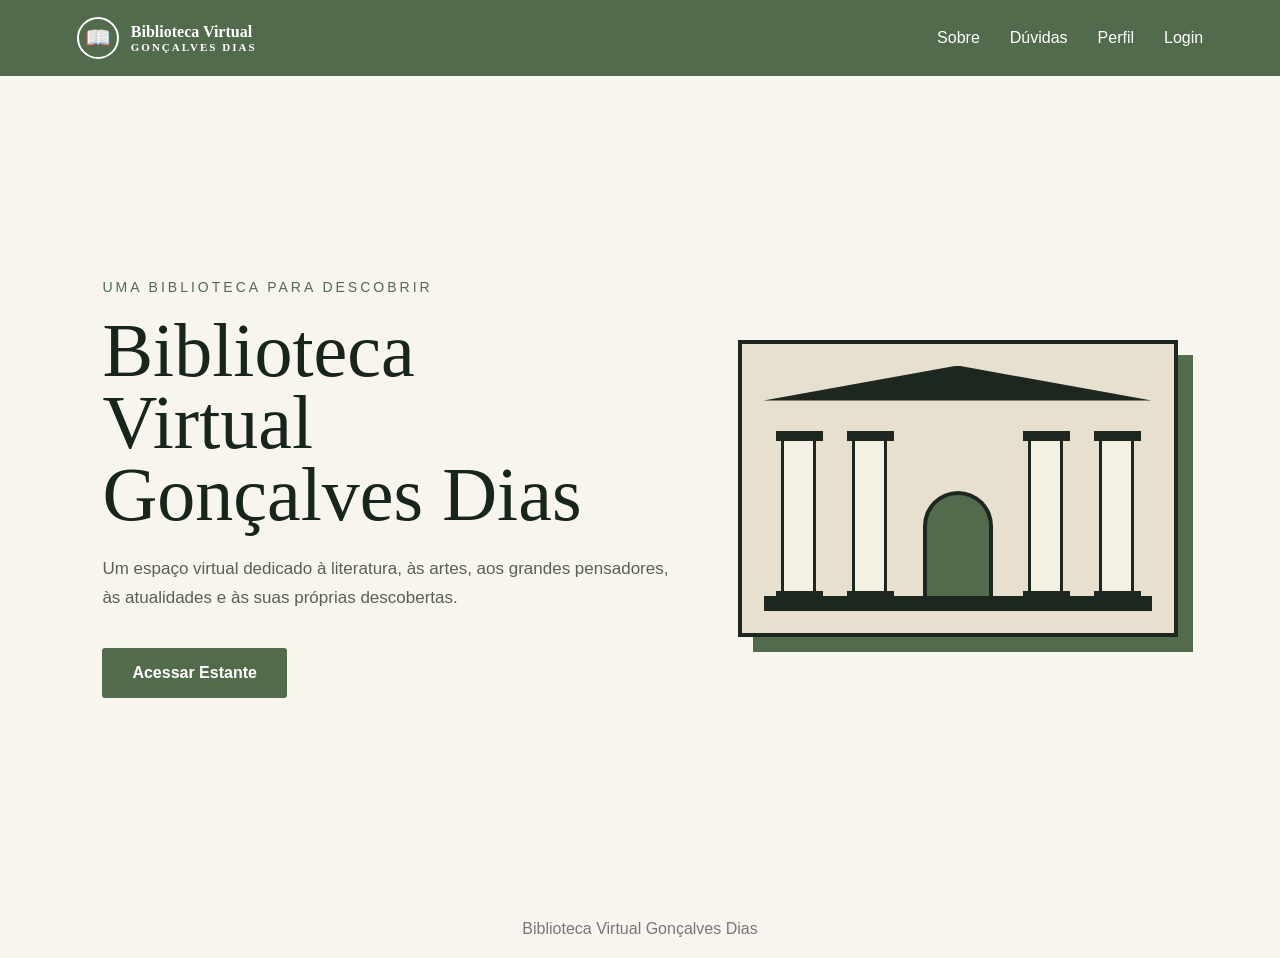
<file: index.html>
<!DOCTYPE html>
<html lang="pt-BR">
<head>
<meta charset="UTF-8">
<meta name="viewport" content="width=device-width, initial-scale=1.0">
<title>Biblioteca Virtual Gonçalves Dias</title>

<style>
* {
    margin: 0;
    padding: 0;
    box-sizing: border-box;
}

body {
    font-family: Georgia, "Times New Roman", serif;
    background: #f7f5ed;
    color: #17251b;
}

header {
    height: 76px;
    background: #536b4d;
    color: white;
    display: flex;
    align-items: center;
    justify-content: space-between;
    padding: 0 6%;
}

.logo {
    display: flex;
    align-items: center;
    gap: 12px;
    font-weight: bold;
}

.logo-icon {
    width: 42px;
    height: 42px;
    border: 2px solid white;
    border-radius: 50%;
    display: flex;
    align-items: center;
    justify-content: center;
    font-size: 21px;
}

.logo-text {
    line-height: 1.1;
}

.logo-text small {
    display: block;
    font-size: 11px;
    letter-spacing: 2px;
}

nav {
    display: flex;
    gap: 30px;
}

nav a {
    color: white;
    text-decoration: none;
    font-family: Arial, sans-serif;
}

nav a:hover {
    text-decoration: underline;
}

main {
    min-height: calc(100vh - 76px);
    display: flex;
    align-items: center;
    justify-content: space-between;
    padding: 60px 8%;
    gap: 50px;
}

.texto {
    max-width: 570px;
}

.texto span {
    color: #536b4d;
    font-family: Arial, sans-serif;
    font-size: 14px;
    letter-spacing: 3px;
    text-transform: uppercase;
}

h1 {
    font-size: clamp(42px, 6vw, 76px);
    line-height: .95;
    margin: 18px 0 25px;
    font-weight: normal;
}

.texto p {
    font-family: Arial, sans-serif;
    color: #596058;
    font-size: 17px;
    line-height: 1.7;
}

.botao {
    display: inline-block;
    margin-top: 35px;
    padding: 16px 30px;
    background: #536b4d;
    color: white;
    text-decoration: none;
    font-family: Arial, sans-serif;
    font-weight: bold;
    border-radius: 3px;
}

.botao:hover {
    background: #354936;
}

.biblioteca {
    width: 440px;
    max-width: 45vw;
}

.predio {
    background: #e7e0cf;
    border: 4px solid #1d261f;
    padding: 22px;
    box-shadow: 15px 15px 0 #536b4d;
}

.telhado {
    height: 35px;
    background: #1d261f;
    clip-path: polygon(50% 0, 100% 100%, 0 100%);
    margin-bottom: 20px;
}

.colunas {
    display: flex;
    justify-content: space-around;
    align-items: flex-end;
    height: 190px;
    border-bottom: 15px solid #1d261f;
}

.coluna {
    width: 35px;
    height: 160px;
    background: #f5f0e4;
    border: 3px solid #1d261f;
    position: relative;
}

.coluna::before,
.coluna::after {
    content: "";
    position: absolute;
    left: -8px;
    width: 47px;
    height: 10px;
    background: #1d261f;
}

.coluna::before {
    top: -8px;
}

.coluna::after {
    bottom: -8px;
}

.porta {
    width: 70px;
    height: 105px;
    background: #536b4d;
    border: 4px solid #1d261f;
    border-bottom: none;
    border-radius: 40px 40px 0 0;
}

footer {
    text-align: center;
    padding: 20px;
    font-family: Arial, sans-serif;
    color: #777;
}

@media (max-width: 850px) {
    header {
        height: auto;
        padding: 20px 6%;
        flex-direction: column;
        gap: 20px;
    }

    main {
        flex-direction: column;
        text-align: center;
    }

    .biblioteca {
        max-width: 90vw;
    }
}
</style>
</head>

<body>

<header>

<div class="logo">
    <div class="logo-icon">📖</div>

    <div class="logo-text">
        Biblioteca Virtual
        <small>GONÇALVES DIAS</small>
    </div>
</div>

<nav>
    <a href="sobre.html">Sobre</a>
    <a href="duvidas.html">Dúvidas</a>
    <a href="perfil.html">Perfil</a>
    <a href="login.html">Login</a>
</nav>

</header>

<main>

<section class="texto">

<span>Uma biblioteca para descobrir</span>

<h1>
Biblioteca<br>
Virtual<br>
Gonçalves Dias
</h1>

<p>
Um espaço virtual dedicado à literatura, às artes,
aos grandes pensadores, às atualidades e às suas
próprias descobertas.
</p>

<a class="botao" href="estante.html">
Acessar Estante
</a>

</section>

<section class="biblioteca">

<div class="predio">

<div class="telhado"></div>

<div class="colunas">

<div class="coluna"></div>
<div class="coluna"></div>
<div class="porta"></div>
<div class="coluna"></div>
<div class="coluna"></div>

</div>

</div>

</section>

</main>

<footer>
Biblioteca Virtual Gonçalves Dias
</footer>

</body>
</html>
</file>
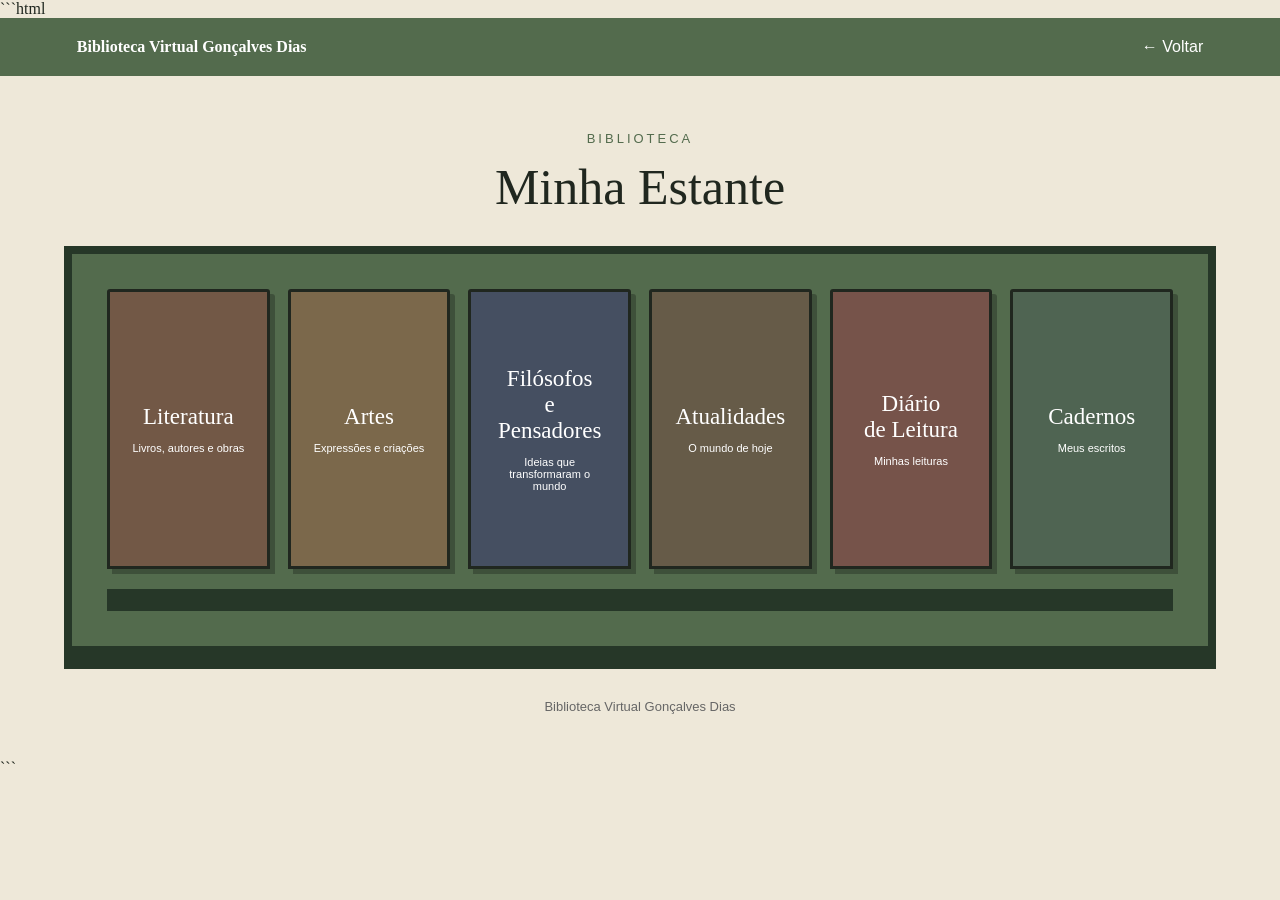
<file: detalhes.html>
```html
<!DOCTYPE html>
<html lang="pt-BR">

<head>
    <meta charset="UTF-8">
    <meta name="viewport" content="width=device-width, initial-scale=1.0">

    <title>Estante | Biblioteca Virtual Gonçalves Dias</title>

    <style>

        * {
            margin: 0;
            padding: 0;
            box-sizing: border-box;
        }

        body {
            background: #eee8d9;
            color: #20271f;
            font-family: Georgia, "Times New Roman", serif;
            min-height: 100vh;
        }

        header {
            background: #536b4d;
            color: white;
            padding: 20px 6%;
            display: flex;
            justify-content: space-between;
            align-items: center;
        }

        header a {
            color: white;
            text-decoration: none;
            font-family: Arial, sans-serif;
        }

        .titulo {
            text-align: center;
            padding: 55px 20px 30px;
        }

        .titulo span {
            font-family: Arial, sans-serif;
            color: #536b4d;
            text-transform: uppercase;
            letter-spacing: 3px;
            font-size: 13px;
        }

        .titulo h1 {
            font-size: 50px;
            font-weight: normal;
            margin-top: 12px;
        }

        .estante {
            width: 90%;
            max-width: 1200px;
            margin: auto;
            padding: 35px;
            background: #536b4d;
            border: 8px solid #263728;
            box-shadow: 0 15px 0 #263728;
        }

        .livros {
            display: grid;
            grid-template-columns: repeat(6, 1fr);
            gap: 18px;
            align-items: end;
        }

        .livro {
            height: 280px;
            text-decoration: none;
            color: white;
            display: flex;
            align-items: center;
            justify-content: center;
            text-align: center;
            padding: 20px;
            border-radius: 3px 3px 0 0;
            border: 3px solid #20271f;
            box-shadow: 5px 5px 0 rgba(0,0,0,0.25);
            transition: 0.3s;
        }

        .livro:hover {
            transform: translateY(-15px) rotate(-1deg);
        }

        .livro h2 {
            font-size: 23px;
            font-weight: normal;
        }

        .livro small {
            display: block;
            margin-top: 12px;
            font-family: Arial, sans-serif;
            font-size: 11px;
        }

        .literatura {
            background: #725846;
        }

        .artes {
            background: #7b684b;
        }

        .filosofos {
            background: #454f61;
        }

        .atualidades {
            background: #665b48;
        }

        .diario {
            background: #76534a;
        }

        .cadernos {
            background: #4f6452;
        }

        .prateleira {
            height: 22px;
            background: #263728;
            margin-top: 20px;
        }

        footer {
            text-align: center;
            padding: 45px 20px;
            font-family: Arial, sans-serif;
            color: #666;
            font-size: 13px;
        }

        @media (max-width: 900px) {

            .livros {
                grid-template-columns: repeat(3, 1fr);
            }

        }

        @media (max-width: 550px) {

            .livros {
                grid-template-columns: repeat(2, 1fr);
            }

            .livro {
                height: 230px;
            }

            .titulo h1 {
                font-size: 38px;
            }

        }

    </style>
</head>

<body>

    <header>

        <strong>Biblioteca Virtual Gonçalves Dias</strong>

        <a href="index.html">← Voltar</a>

    </header>

    <section class="titulo">

        <span>Biblioteca</span>

        <h1>Minha Estante</h1>

    </section>

    <main class="estante">

        <div class="livros">

            <a class="livro literatura" href="paginas/literatura.html">
                <div>
                    <h2>Literatura</h2>
                    <small>Livros, autores e obras</small>
                </div>
            </a>

            <a class="livro artes" href="paginas/artes.html">
                <div>
                    <h2>Artes</h2>
                    <small>Expressões e criações</small>
                </div>
            </a>

            <a class="livro filosofos" href="paginas/filosofos.html">
                <div>
                    <h2>Filósofos<br>e Pensadores</h2>
                    <small>Ideias que transformaram o mundo</small>
                </div>
            </a>

            <a class="livro atualidades" href="paginas/atualidades.html">
                <div>
                    <h2>Atualidades</h2>
                    <small>O mundo de hoje</small>
                </div>
            </a>

            <a class="livro diario" href="paginas/diario-leitura.html">
                <div>
                    <h2>Diário<br>de Leitura</h2>
                    <small>Minhas leituras</small>
                </div>
            </a>

            <a class="livro cadernos" href="paginas/cadernos.html">
                <div>
                    <h2>Cadernos</h2>
                    <small>Meus escritos</small>
                </div>
            </a>

        </div>

        <div class="prateleira"></div>

    </main>

    <footer>
        Biblioteca Virtual Gonçalves Dias
    </footer>

</body>

</html>
```
</file>
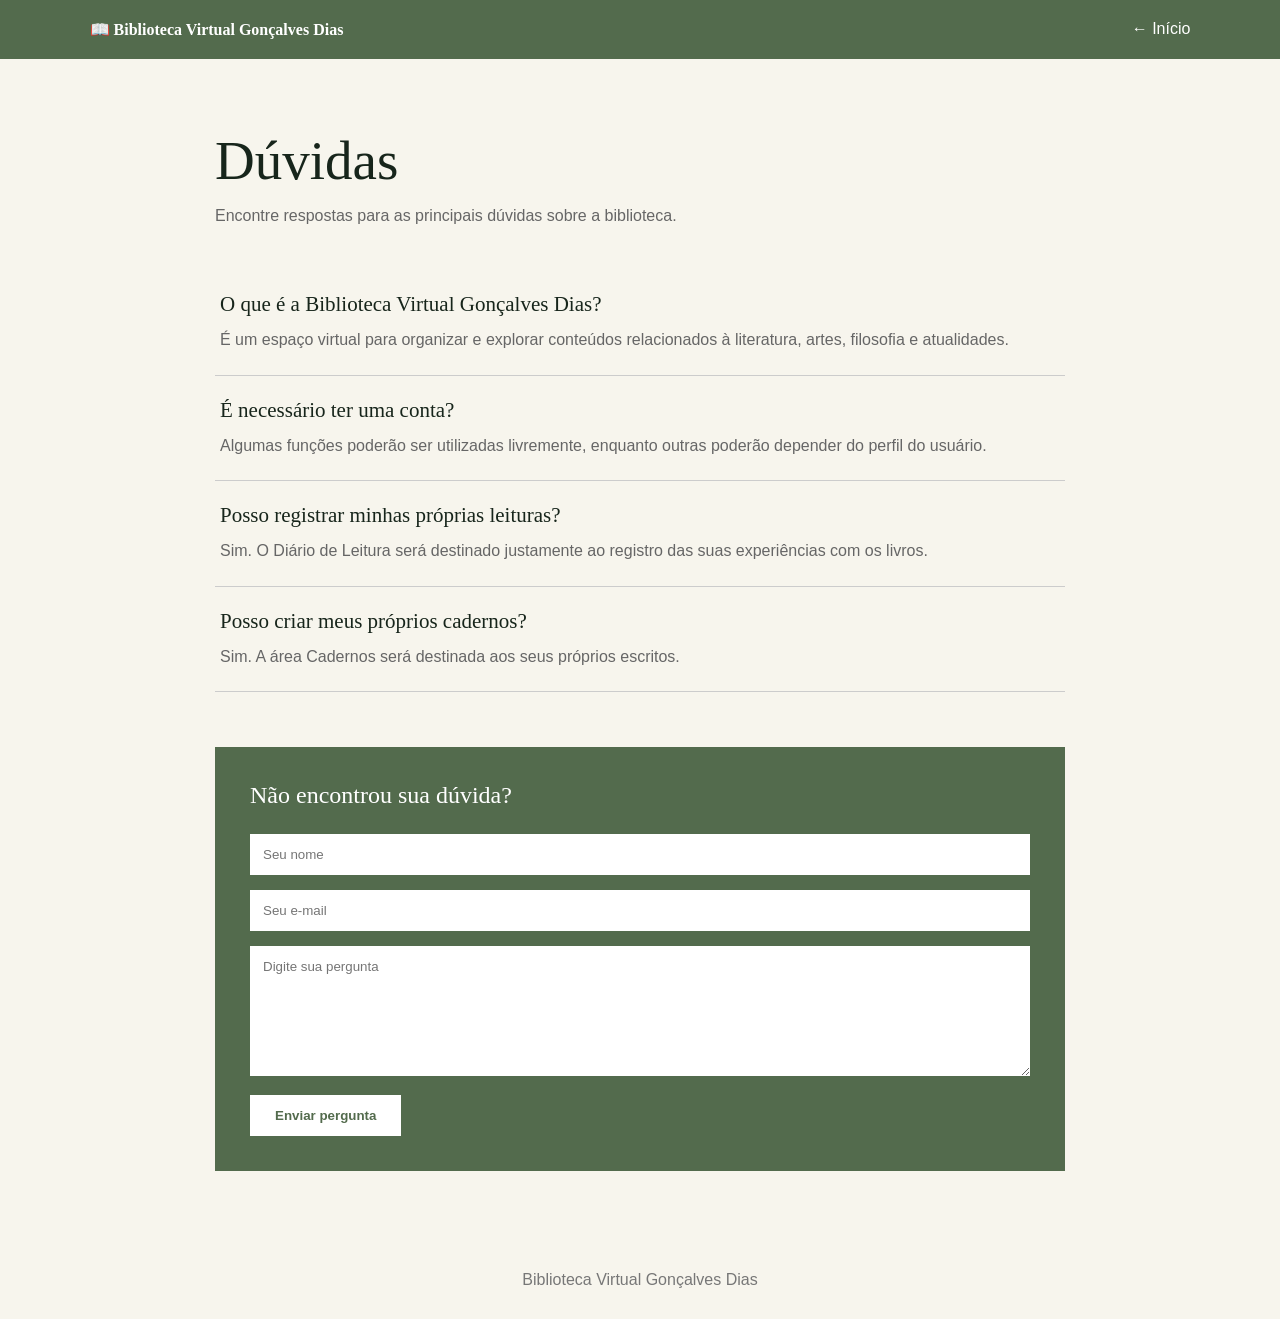
<file: duvidas.html>
<!DOCTYPE html>
<html lang="pt-BR">
<head>
<meta charset="UTF-8">
<meta name="viewport" content="width=device-width, initial-scale=1.0">
<title>Dúvidas | Biblioteca Virtual Gonçalves Dias</title>

<style>
* {
    box-sizing: border-box;
    margin: 0;
    padding: 0;
}

body {
    background: #f7f5ed;
    color: #17251b;
    font-family: Georgia, serif;
}

header {
    background: #536b4d;
    color: white;
    padding: 20px 7%;
    display: flex;
    justify-content: space-between;
}

header a {
    color: white;
    text-decoration: none;
    font-family: Arial, sans-serif;
}

main {
    max-width: 900px;
    margin: auto;
    padding: 70px 25px;
}

h1 {
    font-size: 55px;
    font-weight: normal;
    margin-bottom: 15px;
}

.intro {
    font-family: Arial, sans-serif;
    color: #666;
    margin-bottom: 45px;
}

.pergunta {
    border-bottom: 1px solid #ccc;
    padding: 22px 5px;
}

.pergunta h2 {
    font-size: 21px;
    font-weight: normal;
    margin-bottom: 10px;
}

.pergunta p {
    font-family: Arial, sans-serif;
    color: #666;
    line-height: 1.6;
}

form {
    margin-top: 55px;
    background: #536b4d;
    padding: 35px;
    color: white;
}

form h2 {
    font-weight: normal;
    margin-bottom: 25px;
}

input,
textarea {
    width: 100%;
    padding: 13px;
    margin-bottom: 15px;
    border: none;
    font-family: Arial, sans-serif;
}

textarea {
    min-height: 130px;
    resize: vertical;
}

button {
    padding: 13px 25px;
    border: none;
    background: white;
    color: #536b4d;
    font-weight: bold;
    cursor: pointer;
}

button:hover {
    background: #eee;
}

footer {
    text-align: center;
    padding: 30px;
    color: #777;
    font-family: Arial, sans-serif;
}
</style>
</head>

<body>

<header>
<strong>📖 Biblioteca Virtual Gonçalves Dias</strong>
<a href="index.html">← Início</a>
</header>

<main>

<h1>Dúvidas</h1>

<p class="intro">
Encontre respostas para as principais dúvidas sobre a biblioteca.
</p>

<div class="pergunta">
<h2>O que é a Biblioteca Virtual Gonçalves Dias?</h2>
<p>
É um espaço virtual para organizar e explorar conteúdos
relacionados à literatura, artes, filosofia e atualidades.
</p>
</div>

<div class="pergunta">
<h2>É necessário ter uma conta?</h2>
<p>
Algumas funções poderão ser utilizadas livremente,
enquanto outras poderão depender do perfil do usuário.
</p>
</div>

<div class="pergunta">
<h2>Posso registrar minhas próprias leituras?</h2>
<p>
Sim. O Diário de Leitura será destinado justamente ao
registro das suas experiências com os livros.
</p>
</div>

<div class="pergunta">
<h2>Posso criar meus próprios cadernos?</h2>
<p>
Sim. A área Cadernos será destinada aos seus próprios escritos.
</p>
</div>

<form>

<h2>Não encontrou sua dúvida?</h2>

<input type="text" placeholder="Seu nome">

<input type="email" placeholder="Seu e-mail">

<textarea placeholder="Digite sua pergunta"></textarea>

<button type="submit">Enviar pergunta</button>

</form>

</main>

<footer>
Biblioteca Virtual Gonçalves Dias
</footer>

</body>
</html>
</file>
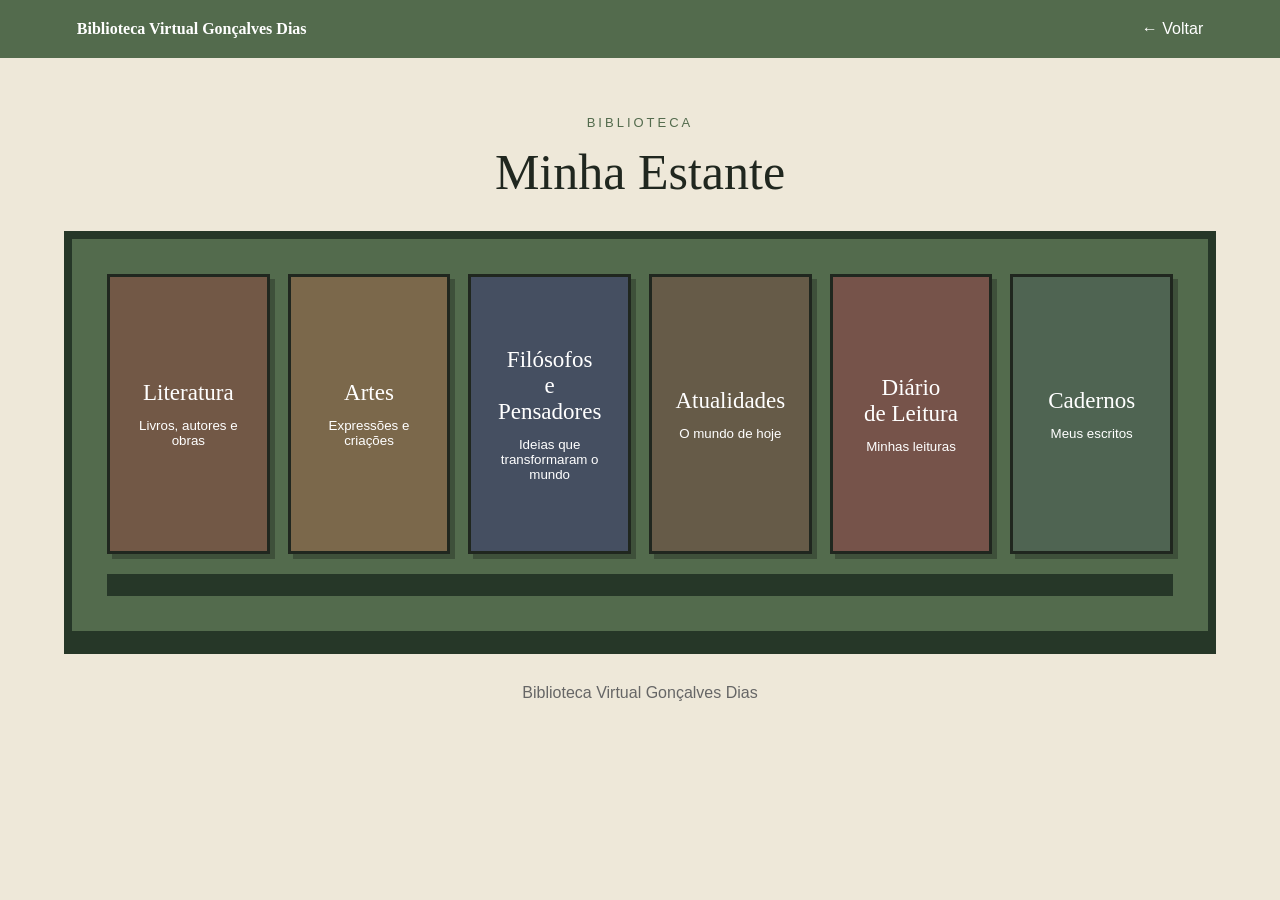
<file: estante.html>
<!DOCTYPE html>
<html lang="pt-BR">
<head>
<meta charset="UTF-8">
<meta name="viewport" content="width=device-width, initial-scale=1.0">
<title>Estante | Biblioteca Virtual Gonçalves Dias</title>

<style>
* {
    margin: 0;
    padding: 0;
    box-sizing: border-box;
}

body {
    background: #eee8d9;
    color: #20271f;
    font-family: Georgia, "Times New Roman", serif;
}

header {
    background: #536b4d;
    color: white;
    padding: 20px 6%;
    display: flex;
    justify-content: space-between;
    align-items: center;
}

header a {
    color: white;
    text-decoration: none;
    font-family: Arial, sans-serif;
}

.titulo {
    text-align: center;
    padding: 55px 20px 30px;
}

.titulo span {
    color: #536b4d;
    font-family: Arial, sans-serif;
    text-transform: uppercase;
    letter-spacing: 3px;
    font-size: 13px;
}

.titulo h1 {
    font-size: 50px;
    font-weight: normal;
    margin-top: 12px;
}

.estante {
    width: 90%;
    max-width: 1200px;
    margin: auto;
    padding: 35px;
    background: #536b4d;
    border: 8px solid #263728;
    box-shadow: 0 15px 0 #263728;
}

.livros {
    display: grid;
    grid-template-columns: repeat(6, 1fr);
    gap: 18px;
    align-items: end;
}

.livro {
    height: 280px;
    text-decoration: none;
    color: white;
    display: flex;
    align-items: center;
    justify-content: center;
    text-align: center;
    padding: 20px;
    border: 3px solid #20271f;
    box-shadow: 5px 5px 0 rgba(0,0,0,.25);
    transition: .3s;
}

.livro:hover {
    transform: translateY(-15px);
}

.livro h2 {
    font-size: 23px;
    font-weight: normal;
}

.livro small {
    display: block;
    margin-top: 12px;
    font-family: Arial, sans-serif;
}

.literatura { background: #725846; }
.artes { background: #7b684b; }
.filosofos { background: #454f61; }
.atualidades { background: #665b48; }
.diario { background: #76534a; }
.cadernos { background: #4f6452; }

.prateleira {
    height: 22px;
    background: #263728;
    margin-top: 20px;
}

footer {
    text-align: center;
    padding: 45px;
    font-family: Arial, sans-serif;
    color: #666;
}

@media (max-width: 900px) {
    .livros {
        grid-template-columns: repeat(3, 1fr);
    }
}

@media (max-width: 550px) {
    .livros {
        grid-template-columns: repeat(2, 1fr);
    }
}
</style>
</head>

<body>

<header>
<strong>Biblioteca Virtual Gonçalves Dias</strong>
<a href="index.html">← Voltar</a>
</header>

<section class="titulo">
<span>Biblioteca</span>
<h1>Minha Estante</h1>
</section>

<main class="estante">

<div class="livros">

<a class="livro literatura" href="paginas/literatura.html">
<div>
<h2>Literatura</h2>
<small>Livros, autores e obras</small>
</div>
</a>

<a class="livro artes" href="paginas/artes.html">
<div>
<h2>Artes</h2>
<small>Expressões e criações</small>
</div>
</a>

<a class="livro filosofos" href="paginas/filosofos.html">
<div>
<h2>Filósofos<br>e Pensadores</h2>
<small>Ideias que transformaram o mundo</small>
</div>
</a>

<a class="livro atualidades" href="paginas/atualidades.html">
<div>
<h2>Atualidades</h2>
<small>O mundo de hoje</small>
</div>
</a>

<a class="livro diario" href="paginas/diario-leitura.html">
<div>
<h2>Diário<br>de Leitura</h2>
<small>Minhas leituras</small>
</div>
</a>

<a class="livro cadernos" href="paginas/cadernos.html">
<div>
<h2>Cadernos</h2>
<small>Meus escritos</small>
</div>
</a>

</div>

<div class="prateleira"></div>

</main>

<footer>
Biblioteca Virtual Gonçalves Dias
</footer>

</body>
</html>
</file>
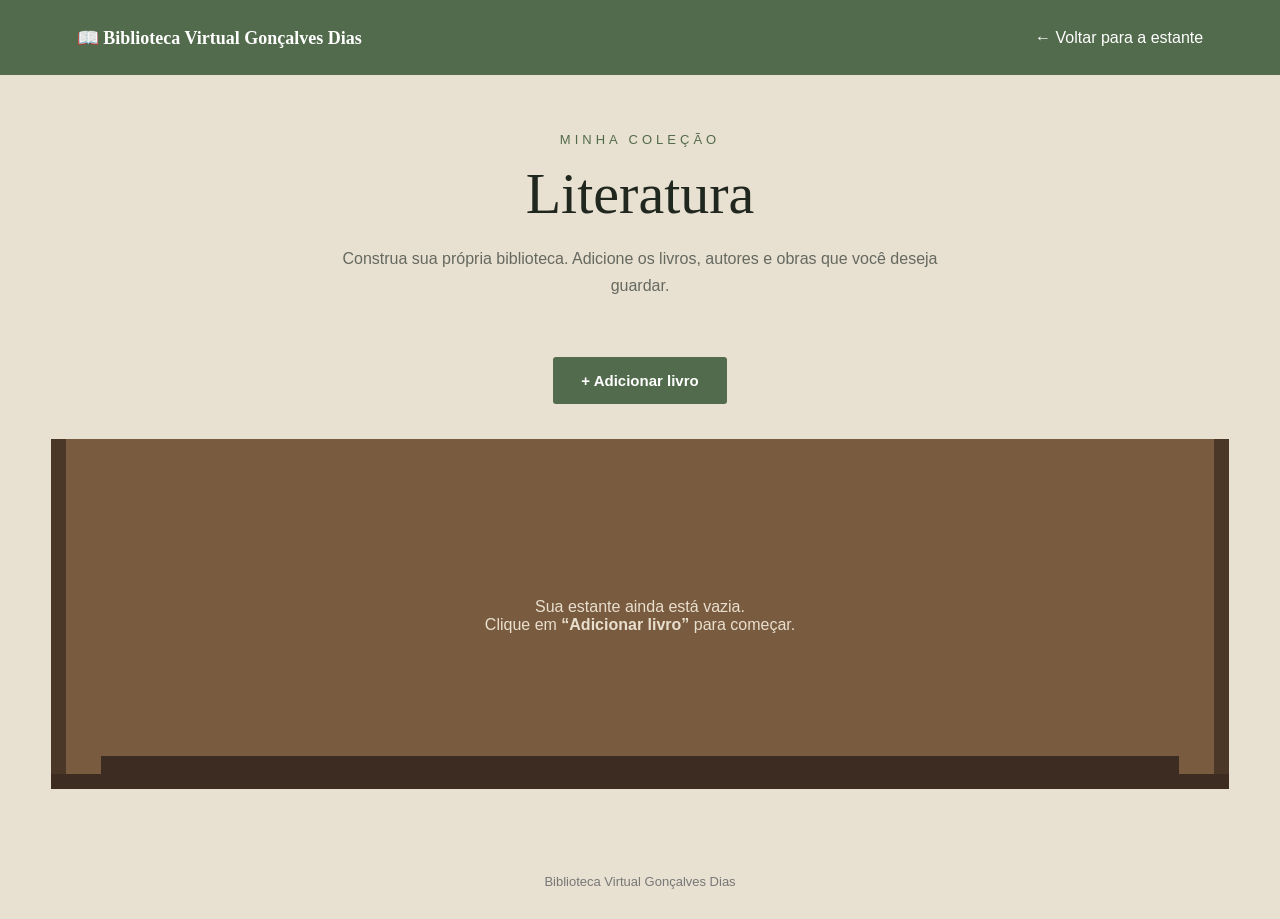
<file: literatura.html>
<!DOCTYPE html>
<html lang="pt-BR">

<head>

<meta charset="UTF-8">
<meta name="viewport" content="width=device-width, initial-scale=1.0">

<title>Literatura | Biblioteca Virtual Gonçalves Dias</title>

<style>

* {
    margin: 0;
    padding: 0;
    box-sizing: border-box;
}

body {
    background: #e8e0d0;
    color: #20271f;
    font-family: Georgia, "Times New Roman", serif;
}

/* CABEÇALHO */

header {
    height: 75px;
    background: #536b4d;
    color: white;

    display: flex;
    align-items: center;
    justify-content: space-between;

    padding: 0 6%;
}

header strong {
    font-size: 18px;
}

header a {
    color: white;
    text-decoration: none;
    font-family: Arial, sans-serif;
}

/* TÍTULO */

.introducao {
    text-align: center;
    padding: 55px 20px 30px;
}

.introducao span {
    color: #536b4d;
    font-family: Arial, sans-serif;
    font-size: 13px;
    letter-spacing: 4px;
    text-transform: uppercase;
}

.introducao h1 {
    font-size: 58px;
    font-weight: normal;
    margin-top: 12px;
}

.introducao p {
    max-width: 650px;
    margin: 18px auto;

    font-family: Arial, sans-serif;
    color: #656960;
    line-height: 1.7;
}

/* BOTÃO ADICIONAR */

.area-adicionar {
    text-align: center;
    margin: 10px 0 35px;
}

.btn-adicionar {
    border: none;
    background: #536b4d;
    color: white;

    padding: 15px 28px;

    font-family: Arial, sans-serif;
    font-weight: bold;

    cursor: pointer;
    border-radius: 3px;

    font-size: 15px;
}

.btn-adicionar:hover {
    background: #354936;
}

/* ESTANTE */

.biblioteca {
    width: 92%;
    max-width: 1250px;

    margin: 20px auto 70px;

    background: #795b40;

    border-left: 15px solid #4b3727;
    border-right: 15px solid #4b3727;

    padding: 35px 35px 0;

    box-shadow: 0 15px 0 #3c2c21;
}

/* ÁREA DOS LIVROS */

.estante-livros {

    min-height: 300px;

    display: flex;

    align-items: flex-end;

    justify-content: flex-start;

    gap: 14px;

    flex-wrap: wrap;

    padding: 0 15px 0;

    border-bottom: 18px solid #3c2c21;

}

/* MENSAGEM ESTANTE VAZIA */

.vazia {

    width: 100%;

    min-height: 280px;

    display: flex;

    align-items: center;

    justify-content: center;

    text-align: center;

    color: #e9dfce;

    font-family: Arial, sans-serif;

    font-size: 16px;

}

/* LIVRO */

.livro {

    width: 100px;

    min-height: 230px;

    padding: 15px 10px;

    display: flex;

    align-items: center;

    justify-content: center;

    text-align: center;

    color: white;

    border: 3px solid rgba(0,0,0,.3);

    box-shadow: 4px 0 0 rgba(0,0,0,.2);

    cursor: pointer;

    transition: .3s;

    position: relative;

}

.livro:hover {

    transform: translateY(-15px) rotate(-2deg);

    box-shadow: 7px 7px 12px rgba(0,0,0,.25);

}

.livro-conteudo {

    writing-mode: vertical-rl;

    transform: rotate(180deg);

}

.livro-titulo {

    font-size: 17px;

    margin-bottom: 12px;

}

.livro-autor {

    font-family: Arial, sans-serif;

    font-size: 11px;

}

/* MODAL */

.modal {

    display: none;

    position: fixed;

    inset: 0;

    background: rgba(0,0,0,.55);

    z-index: 10;

    align-items: center;

    justify-content: center;

    padding: 20px;

}

.modal.ativo {
    display: flex;
}

.caixa-modal {

    width: 450px;

    max-width: 100%;

    background: #f7f5ed;

    padding: 35px;

    box-shadow: 10px 10px 0 rgba(0,0,0,.2);

}

.caixa-modal h2 {

    font-size: 30px;

    font-weight: normal;

    margin-bottom: 25px;

}

.campo {

    margin-bottom: 18px;

}

.campo label {

    display: block;

    font-family: Arial, sans-serif;

    font-size: 13px;

    margin-bottom: 7px;

}

.campo input,
.campo select {

    width: 100%;

    padding: 13px;

    border: 1px solid #bbb;

    background: white;

    font-family: Arial, sans-serif;

}

.botoes {

    display: flex;

    gap: 10px;

    margin-top: 25px;

}

.botoes button {

    flex: 1;

    padding: 13px;

    border: none;

    cursor: pointer;

    font-weight: bold;

}

.salvar {

    background: #536b4d;

    color: white;

}

.cancelar {

    background: #ddd8ca;

    color: #333;

}

/* DETALHES DO LIVRO */

.detalhes {

    width: 92%;

    max-width: 900px;

    margin: 0 auto 70px;

    background: #f7f5ed;

    padding: 35px;

    display: none;

}

.detalhes.ativo {

    display: block;

}

.detalhes h2 {

    font-size: 30px;

    font-weight: normal;

    margin-bottom: 10px;

}

.detalhes p {

    font-family: Arial, sans-serif;

    color: #666;

    line-height: 1.7;

}

.acoes-livro {

    margin-top: 20px;

    display: flex;

    gap: 10px;

}

.acoes-livro button {

    border: none;

    padding: 10px 18px;

    cursor: pointer;

    font-weight: bold;

}

.excluir {

    background: #8b4c42;

    color: white;

}

/* RODAPÉ */

footer {

    text-align: center;

    padding: 30px;

    color: #777;

    font-family: Arial, sans-serif;

    font-size: 13px;

}

</style>

</head>


<body>


<header>

<strong>
📖 Biblioteca Virtual Gonçalves Dias
</strong>

<a href="../estante.html">
← Voltar para a estante
</a>

</header>


<section class="introducao">

<span>
Minha coleção
</span>

<h1>
Literatura
</h1>

<p>
Construa sua própria biblioteca. Adicione os livros,
autores e obras que você deseja guardar.
</p>

</section>


<div class="area-adicionar">

<button class="btn-adicionar" onclick="abrirModal()">

+ Adicionar livro

</button>

</div>


<!-- ESTANTE -->

<main class="biblioteca">

<div id="estanteLivros" class="estante-livros">

<div class="vazia" id="mensagemVazia">

<p>
Sua estante ainda está vazia.<br>
Clique em <strong>“Adicionar livro”</strong> para começar.
</p>

</div>

</div>

</main>


<!-- DETALHES -->

<section id="detalhes" class="detalhes">

<h2 id="detalheTitulo"></h2>

<p id="detalheAutor"></p>

<p id="detalheCategoria"></p>

<div class="acoes-livro">

<button class="excluir" onclick="excluirLivro()">
Excluir livro
</button>

</div>

</section>


<!-- MODAL -->

<div id="modal" class="modal">

<div class="caixa-modal">

<h2>
Adicionar livro
</h2>

<form id="formLivro">


<div class="campo">

<label for="titulo">
Título do livro
</label>

<input
type="text"
id="titulo"
placeholder="Ex.: O livro..."
required
>

</div>


<div class="campo">

<label for="autor">
Autor
</label>

<input
type="text"
id="autor"
placeholder="Nome do autor"
required
>

</div>


<div class="campo">

<label for="categoria">
Categoria
</label>

<select id="categoria">

<option value="Literatura">
Literatura
</option>

<option value="Romantismo">
Romantismo
</option>

<option value="Realismo">
Realismo
</option>

<option value="Modernismo">
Modernismo
</option>

<option value="Poesia">
Poesia
</option>

<option value="Outro">
Outro
</option>

</select>

</div>


<div class="campo">

<label for="cor">
Cor da capa
</label>

<input
type="color"
id="cor"
value="#536b4d"
>

</div>


<div class="botoes">

<button
type="button"
class="cancelar"
onclick="fecharModal()">

Cancelar

</button>

<button
type="submit"
class="salvar">

Adicionar

</button>

</div>


</form>

</div>

</div>


<footer>

Biblioteca Virtual Gonçalves Dias

</footer>


<script>

/* LISTA DE LIVROS */

let livros = JSON.parse(
    localStorage.getItem("bibliotecaLiteratura")
) || [];

let livroSelecionado = null;


/* ABRIR MODAL */

function abrirModal() {

    document
        .getElementById("modal")
        .classList.add("ativo");

}


/* FECHAR MODAL */

function fecharModal() {

    document
        .getElementById("modal")
        .classList.remove("ativo");

    document
        .getElementById("formLivro")
        .reset();

}


/* ADICIONAR LIVRO */

document
.getElementById("formLivro")
.addEventListener("submit", function(event) {

    event.preventDefault();

    const titulo =
        document.getElementById("titulo").value;

    const autor =
        document.getElementById("autor").value;

    const categoria =
        document.getElementById("categoria").value;

    const cor =
        document.getElementById("cor").value;


    const novoLivro = {

        id: Date.now(),

        titulo: titulo,

        autor: autor,

        categoria: categoria,

        cor: cor

    };


    livros.push(novoLivro);


    salvarLivros();

    fecharModal();

    mostrarLivros();

});


/* SALVAR */

function salvarLivros() {

    localStorage.setItem(
        "bibliotecaLiteratura",
        JSON.stringify(livros)
    );

}


/* MOSTRAR LIVROS */

function mostrarLivros() {

    const estante =
        document.getElementById("estanteLivros");

    const mensagem =
        document.getElementById("mensagemVazia");


    estante
        .querySelectorAll(".livro")
        .forEach(livro => livro.remove());


    if (livros.length === 0) {

        mensagem.style.display = "flex";

        return;

    }


    mensagem.style.display = "none";


    livros.forEach(function(livro) {


        const elemento =
            document.createElement("div");


        elemento.className = "livro";


        elemento.style.background =
            livro.cor;


        elemento.innerHTML = `

            <div class="livro-conteudo">

                <div class="livro-titulo">
                    ${escaparHTML(livro.titulo)}
                </div>

                <div class="livro-autor">
                    ${escaparHTML(livro.autor)}
                </div>

            </div>

        `;


        elemento.onclick = function() {

            mostrarDetalhes(livro.id);

        };


        estante.appendChild(elemento);

    });

}


/* DETALHES */

function mostrarDetalhes(id) {

    const livro =
        livros.find(item => item.id === id);


    if (!livro) return;


    livroSelecionado = id;


    document
        .getElementById("detalheTitulo")
        .textContent = livro.titulo;


    document
        .getElementById("detalheAutor")
        .textContent =
        "Autor: " + livro.autor;


    document
        .getElementById("detalheCategoria")
        .textContent =
        "Categoria: " + livro.categoria;


    document
        .getElementById("detalhes")
        .classList.add("ativo");


    window.scrollTo({

        top:
        document
        .getElementById("detalhes")
        .offsetTop - 30,

        behavior: "smooth"

    });

}


/* EXCLUIR */

function excluirLivro() {

    if (livroSelecionado === null) return;


    livros =
        livros.filter(
            livro =>
            livro.id !== livroSelecionado
        );


    salvarLivros();

    livroSelecionado = null;


    document
        .getElementById("detalhes")
        .classList.remove("ativo");


    mostrarLivros();

}


/* SEGURANÇA DO TEXTO */

function escaparHTML(texto) {

    const div =
        document.createElement("div");

    div.textContent = texto;

    return div.innerHTML;

}


/* INICIAR */

mostrarLivros();

</script>


</body>

</html>
</file>
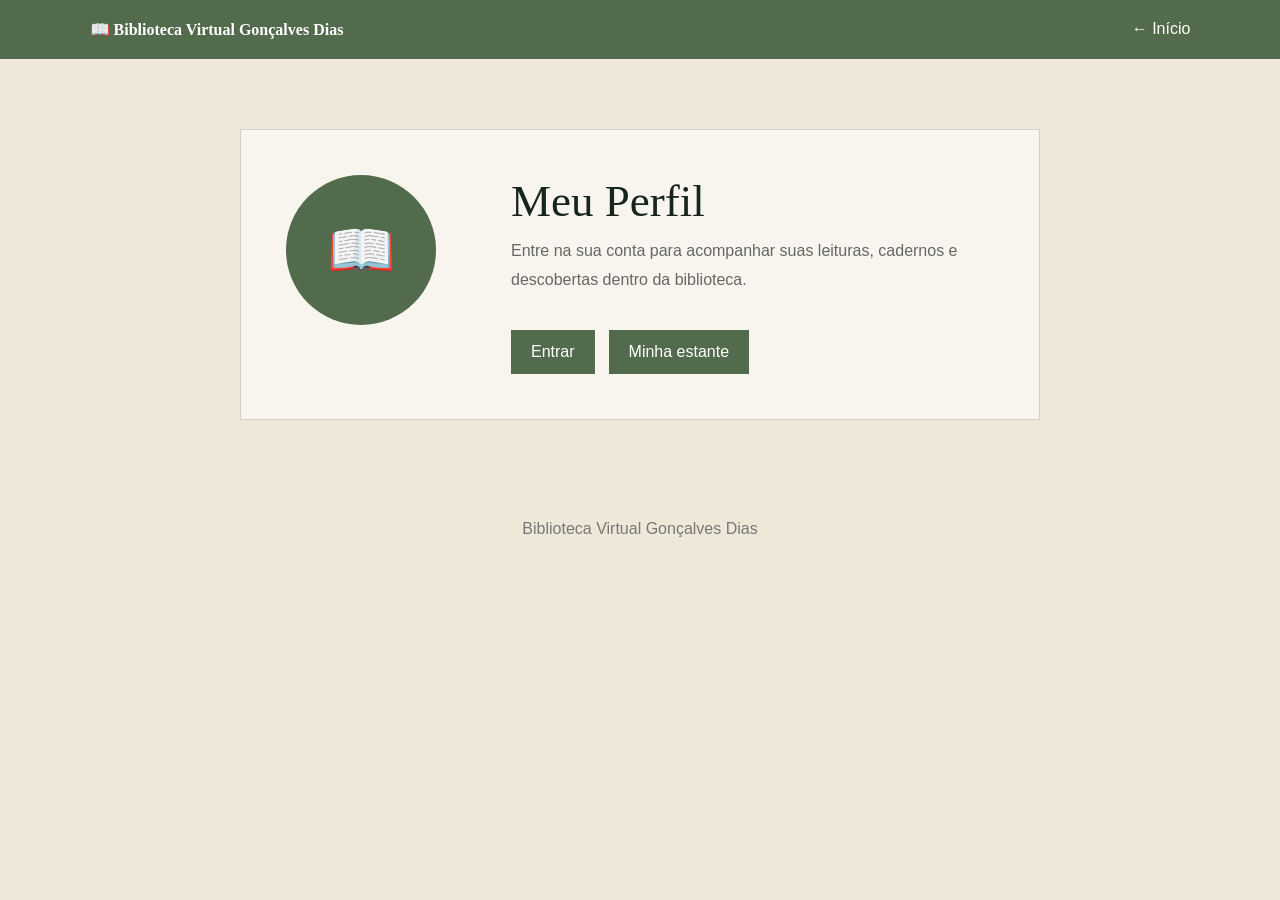
<file: perfil.html>
<!DOCTYPE html>
<html lang="pt-BR">
<head>
<meta charset="UTF-8">
<meta name="viewport" content="width=device-width, initial-scale=1.0">
<title>Perfil | Biblioteca Virtual Gonçalves Dias</title>

<style>
* {
    box-sizing: border-box;
    margin: 0;
    padding: 0;
}

body {
    background: #eee8d9;
    color: #17251b;
    font-family: Georgia, serif;
}

header {
    background: #536b4d;
    color: white;
    padding: 20px 7%;
    display: flex;
    justify-content: space-between;
}

header a {
    color: white;
    text-decoration: none;
    font-family: Arial, sans-serif;
}

main {
    max-width: 850px;
    margin: auto;
    padding: 70px 25px;
}

.perfil {
    background: #f7f5ed;
    border: 1px solid #d4d0c4;
    padding: 45px;
    display: grid;
    grid-template-columns: 180px 1fr;
    gap: 45px;
}

.avatar {
    width: 150px;
    height: 150px;
    background: #536b4d;
    border-radius: 50%;
    display: flex;
    align-items: center;
    justify-content: center;
    color: white;
    font-size: 55px;
}

h1 {
    font-size: 45px;
    font-weight: normal;
    margin-bottom: 10px;
}

.info {
    font-family: Arial, sans-serif;
    color: #666;
    line-height: 1.8;
}

.acoes {
    margin-top: 35px;
}

.acoes a {
    display: inline-block;
    background: #536b4d;
    color: white;
    padding: 13px 20px;
    text-decoration: none;
    font-family: Arial, sans-serif;
    margin-right: 10px;
}

footer {
    text-align: center;
    padding: 30px;
    color: #777;
    font-family: Arial, sans-serif;
}

@media(max-width:650px) {
    .perfil {
        grid-template-columns: 1fr;
        text-align: center;
    }

    .avatar {
        margin: auto;
    }
}
</style>
</head>

<body>

<header>
<strong>📖 Biblioteca Virtual Gonçalves Dias</strong>
<a href="index.html">← Início</a>
</header>

<main>

<div class="perfil">

<div class="avatar">
📖
</div>

<div>

<h1>Meu Perfil</h1>

<p class="info">
Entre na sua conta para acompanhar suas leituras,
cadernos e descobertas dentro da biblioteca.
</p>

<div class="acoes">
<a href="login.html">Entrar</a>
<a href="estante.html">Minha estante</a>
</div>

</div>

</div>

</main>

<footer>
Biblioteca Virtual Gonçalves Dias
</footer>

</body>
</html>
</file>
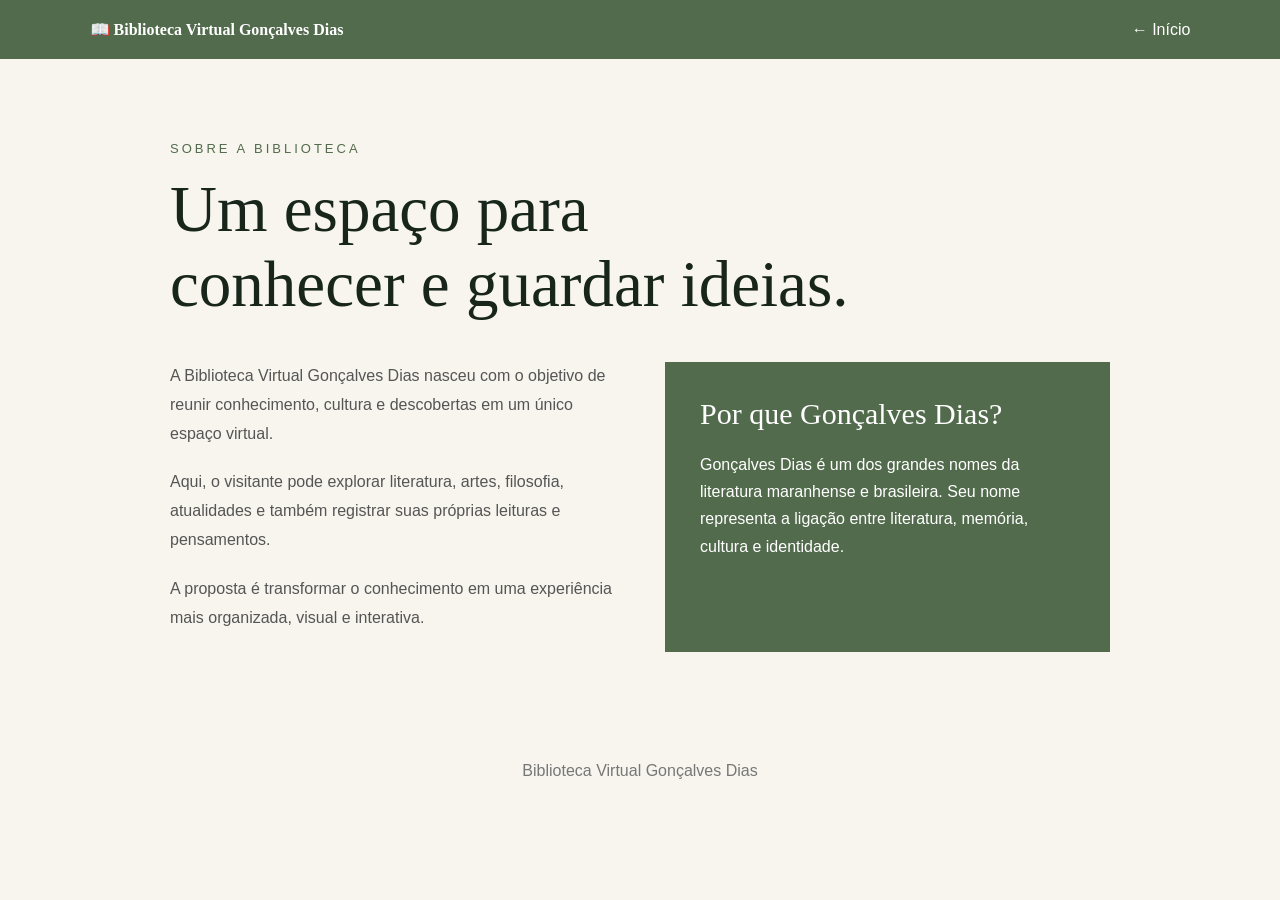
<file: sobre.html>
<!DOCTYPE html>
<html lang="pt-BR">
<head>
<meta charset="UTF-8">
<meta name="viewport" content="width=device-width, initial-scale=1.0">
<title>Sobre | Biblioteca Virtual Gonçalves Dias</title>

<style>
* {
    box-sizing: border-box;
    margin: 0;
    padding: 0;
}

body {
    background: #f7f5ed;
    color: #17251b;
    font-family: Georgia, serif;
}

header {
    background: #536b4d;
    padding: 20px 7%;
    display: flex;
    justify-content: space-between;
    align-items: center;
    color: white;
}

header a {
    color: white;
    text-decoration: none;
    font-family: Arial, sans-serif;
}

main {
    max-width: 1000px;
    margin: auto;
    padding: 80px 30px;
}

.tag {
    color: #536b4d;
    font-family: Arial, sans-serif;
    letter-spacing: 3px;
    text-transform: uppercase;
    font-size: 13px;
}

h1 {
    font-size: 65px;
    font-weight: normal;
    margin: 15px 0 40px;
}

.conteudo {
    display: grid;
    grid-template-columns: 1fr 1fr;
    gap: 50px;
}

.texto p {
    font-family: Arial, sans-serif;
    line-height: 1.8;
    color: #555;
    margin-bottom: 20px;
}

.destaque {
    background: #536b4d;
    color: white;
    padding: 35px;
}

.destaque h2 {
    font-size: 30px;
    font-weight: normal;
    margin-bottom: 20px;
}

.destaque p {
    font-family: Arial, sans-serif;
    line-height: 1.7;
}

footer {
    text-align: center;
    padding: 30px;
    font-family: Arial, sans-serif;
    color: #777;
}

@media(max-width:700px) {
    h1 {
        font-size: 45px;
    }

    .conteudo {
        grid-template-columns: 1fr;
    }
}
</style>
</head>

<body>

<header>
<strong>📖 Biblioteca Virtual Gonçalves Dias</strong>
<a href="index.html">← Início</a>
</header>

<main>

<span class="tag">Sobre a biblioteca</span>

<h1>Um espaço para<br>conhecer e guardar ideias.</h1>

<div class="conteudo">

<div class="texto">

<p>
A Biblioteca Virtual Gonçalves Dias nasceu com o objetivo
de reunir conhecimento, cultura e descobertas em um único
espaço virtual.
</p>

<p>
Aqui, o visitante pode explorar literatura, artes,
filosofia, atualidades e também registrar suas próprias
leituras e pensamentos.
</p>

<p>
A proposta é transformar o conhecimento em uma experiência
mais organizada, visual e interativa.
</p>

</div>

<div class="destaque">

<h2>Por que Gonçalves Dias?</h2>

<p>
Gonçalves Dias é um dos grandes nomes da literatura
maranhense e brasileira. Seu nome representa a ligação
entre literatura, memória, cultura e identidade.
</p>

</div>

</div>

</main>

<footer>
Biblioteca Virtual Gonçalves Dias
</footer>

</body>
</html>
</file>
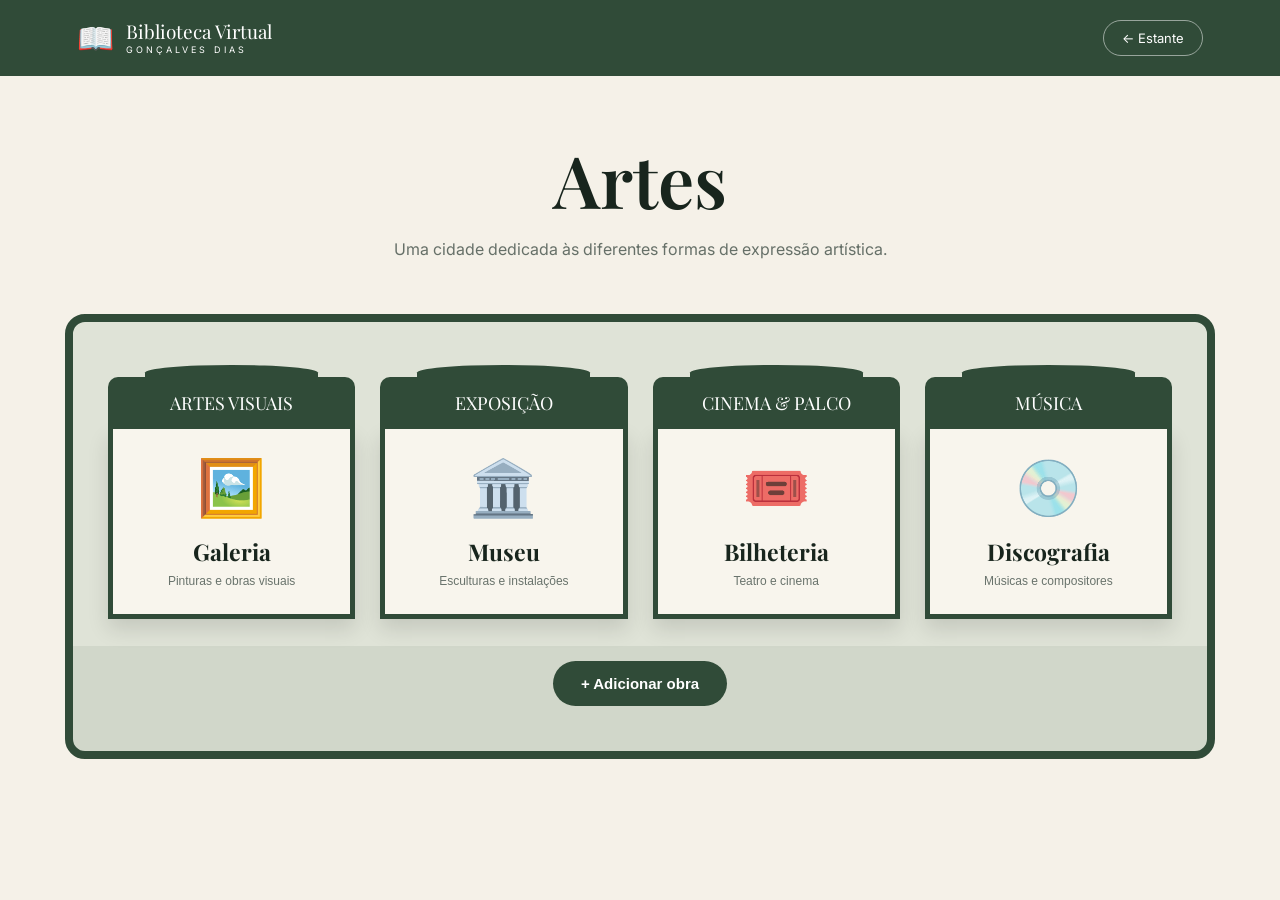
<file: paginas/artes.html>
<!DOCTYPE html>
<html lang="pt-BR">
<head>
<meta charset="UTF-8">
<meta name="viewport" content="width=device-width, initial-scale=1.0">
<title>Artes | Biblioteca Virtual Gonçalves Dias</title>

<style>
@import url('https://fonts.googleapis.com/css2?family=Playfair+Display:wght@500;600;700&family=Inter:wght@400;500;600&display=swap');

* {
    box-sizing: border-box;
    margin: 0;
    padding: 0;
}

body {
    font-family: 'Inter', sans-serif;
    background: #f5f1e8;
    color: #18251d;
    min-height: 100vh;
}

/* CABEÇALHO */

header {
    height: 76px;
    background: #304b38;
    color: white;
    display: flex;
    align-items: center;
    justify-content: space-between;
    padding: 0 6%;
}

.logo {
    display: flex;
    align-items: center;
    gap: 12px;
}

.logo-icon {
    font-size: 30px;
}

.logo-text {
    font-family: 'Playfair Display', serif;
    font-size: 19px;
    line-height: 1.1;
}

.logo-text small {
    display: block;
    font-family: 'Inter', sans-serif;
    font-size: 9px;
    letter-spacing: 3px;
    margin-top: 3px;
}

.voltar {
    color: white;
    text-decoration: none;
    border: 1px solid rgba(255,255,255,.5);
    padding: 9px 18px;
    border-radius: 20px;
    font-size: 13px;
}

/* TÍTULO */

.hero {
    text-align: center;
    padding: 55px 20px 35px;
}

.hero h1 {
    font-family: 'Playfair Display', serif;
    font-size: clamp(42px, 7vw, 72px);
    font-weight: 600;
}

.hero p {
    margin-top: 12px;
    color: #667068;
}

/* CIDADE */

.cidade {
    width: 90%;
    max-width: 1150px;
    margin: 20px auto 70px;
    background: #dfe3d7;
    border: 8px solid #304b38;
    border-radius: 20px;
    padding: 55px 35px 45px;
    position: relative;
    overflow: hidden;
}

.cidade::before {
    content: "";
    position: absolute;
    left: 0;
    right: 0;
    bottom: 0;
    height: 105px;
    background: #304b38;
    opacity: .08;
}

.predios {
    display: grid;
    grid-template-columns: repeat(4, 1fr);
    gap: 25px;
    position: relative;
    z-index: 2;
}

/* PRÉDIOS */

.predio {
    border: none;
    background: transparent;
    cursor: pointer;
    color: #18251d;
    transition: transform .25s;
}

.predio:hover {
    transform: translateY(-10px);
}

.predio-topo {
    height: 52px;
    background: #304b38;
    color: white;
    display: flex;
    align-items: center;
    justify-content: center;
    font-family: 'Playfair Display', serif;
    font-size: 18px;
    border-radius: 10px 10px 0 0;
    position: relative;
}

.predio-topo::before {
    content: "";
    position: absolute;
    width: 70%;
    height: 15px;
    background: #304b38;
    top: -12px;
    border-radius: 50% 50% 0 0;
}

.predio-corpo {
    min-height: 190px;
    background: #f8f5ed;
    border: 5px solid #304b38;
    border-top: none;
    padding: 18px 12px;
    display: flex;
    flex-direction: column;
    align-items: center;
    justify-content: center;
    box-shadow: 0 10px 20px rgba(0,0,0,.12);
}

.icone {
    font-size: 55px;
    margin-bottom: 15px;
}

.predio h2 {
    font-family: 'Playfair Display', serif;
    font-size: 23px;
}

.predio p {
    font-size: 12px;
    color: #69736c;
    margin-top: 7px;
}

/* BOTÃO */

.add-area {
    text-align: center;
    margin-top: 42px;
    position: relative;
    z-index: 3;
}

.btn-add {
    background: #304b38;
    color: white;
    border: none;
    padding: 14px 28px;
    border-radius: 30px;
    cursor: pointer;
    font-size: 15px;
    font-weight: 600;
}

.btn-add:hover {
    background: #203728;
}

/* ÁREAS */

.area {
    display: none;
    width: 90%;
    max-width: 1100px;
    margin: 0 auto 70px;
}

.area.ativa {
    display: block;
}

.area-titulo {
    display: flex;
    justify-content: space-between;
    align-items: center;
    margin-bottom: 25px;
    border-bottom: 2px solid #304b38;
    padding-bottom: 12px;
}

.area-titulo h2 {
    font-family: 'Playfair Display', serif;
    font-size: 34px;
}

.fechar-area {
    background: transparent;
    border: 1px solid #304b38;
    color: #304b38;
    border-radius: 20px;
    padding: 7px 15px;
    cursor: pointer;
}

/* GALERIA */

.obras-galeria {
    display: flex;
    flex-direction: column;
    gap: 28px;
}

.obra-pintura {
    background: #fffdf7;
    padding: 25px;
    display: flex;
    align-items: center;
    gap: 30px;
    border-radius: 8px;
    box-shadow: 0 5px 18px rgba(0,0,0,.08);
}

.moldura {
    width: 250px;
    height: 190px;
    padding: 12px;
    background: #304b38;
    flex-shrink: 0;
}

.moldura img {
    width: 100%;
    height: 100%;
    object-fit: cover;
    background: #ddd;
}

.info-obra h3 {
    font-family: 'Playfair Display', serif;
    font-size: 27px;
}

.info-obra p {
    margin-top: 8px;
    color: #667068;
}

.tipo-obra {
    display: inline-block;
    margin-top: 15px;
    font-size: 11px;
    letter-spacing: 1px;
    text-transform: uppercase;
}

/* MUSEU */

.obras-museu {
    display: grid;
    grid-template-columns: repeat(auto-fit, minmax(260px, 1fr));
    gap: 25px;
}

.obra-museu {
    background: #fffdf7;
    padding: 18px;
    box-shadow: 0 5px 18px rgba(0,0,0,.08);
}

.obra-museu img {
    width: 100%;
    height: 230px;
    object-fit: cover;
}

.obra-museu h3 {
    font-family: 'Playfair Display', serif;
    font-size: 23px;
    margin-top: 15px;
}

/* BILHETERIA */

.obras-cinema {
    display: grid;
    grid-template-columns: repeat(auto-fit, minmax(230px, 1fr));
    gap: 25px;
}

.ingresso {
    background: #fffdf7;
    border-radius: 5px;
    overflow: hidden;
    box-shadow: 0 5px 18px rgba(0,0,0,.1);
}

.ingresso img {
    width: 100%;
    height: 300px;
    object-fit: cover;
}

.ingresso-info {
    padding: 18px;
}

.ingresso h3 {
    font-family: 'Playfair Display', serif;
    font-size: 23px;
}

/* DISCOGRAFIA */

.obras-musica {
    display: flex;
    flex-wrap: wrap;
    gap: 30px;
}

.disco {
    width: 270px;
    background: #fffdf7;
    padding: 20px;
    box-shadow: 0 5px 18px rgba(0,0,0,.1);
    text-align: center;
}

.disco-capa {
    width: 210px;
    height: 210px;
    margin: auto;
    border-radius: 50%;
    background: #18251d;
    display: flex;
    align-items: center;
    justify-content: center;
    overflow: hidden;
}

.disco-capa img {
    width: 100%;
    height: 100%;
    object-fit: cover;
    border-radius: 50%;
}

.disco h3 {
    font-family: 'Playfair Display', serif;
    font-size: 23px;
    margin-top: 18px;
}

/* VAZIO */

.vazio {
    text-align: center;
    padding: 60px 20px;
    color: #788078;
    background: #fffdf7;
    border: 1px dashed #9ba49c;
}

/* MODAL */

.modal {
    display: none;
    position: fixed;
    inset: 0;
    background: rgba(15,25,18,.72);
    z-index: 100;
    align-items: center;
    justify-content: center;
    padding: 20px;
}

.modal.ativo {
    display: flex;
}

.formulario {
    width: 100%;
    max-width: 550px;
    max-height: 90vh;
    overflow-y: auto;
    background: #f8f5ed;
    padding: 30px;
    border-radius: 15px;
}

.formulario h2 {
    font-family: 'Playfair Display', serif;
    font-size: 30px;
    margin-bottom: 22px;
}

.campo {
    margin-bottom: 17px;
}

.campo label {
    display: block;
    font-size: 13px;
    font-weight: 600;
    margin-bottom: 7px;
}

.campo input,
.campo select {
    width: 100%;
    padding: 12px;
    border: 1px solid #b8beb8;
    border-radius: 7px;
    background: white;
    font-size: 14px;
}

.botoes-form {
    display: flex;
    gap: 10px;
    margin-top: 25px;
}

.botoes-form button {
    flex: 1;
    padding: 12px;
    border-radius: 25px;
    cursor: pointer;
    font-weight: 600;
}

.salvar {
    background: #304b38;
    color: white;
    border: none;
}

.cancelar {
    background: transparent;
    border: 1px solid #304b38;
    color: #304b38;
}

/* RESPONSIVO */

@media (max-width: 800px) {
    .predios {
        grid-template-columns: repeat(2, 1fr);
    }

    .obra-pintura {
        flex-direction: column;
        align-items: stretch;
    }

    .moldura {
        width: 100%;
        height: 230px;
    }
}

@media (max-width: 520px) {
    .predios {
        grid-template-columns: 1fr;
    }

    .cidade {
        padding: 40px 20px;
    }

    .logo-text {
        display: none;
    }
}
</style>
</head>

<body>

<header>
    <div class="logo">
        <div class="logo-icon">📖</div>
        <div class="logo-text">
            Biblioteca Virtual
            <small>GONÇALVES DIAS</small>
        </div>
    </div>

    <a href="../estante.html" class="voltar">← Estante</a>
</header>

<section class="hero">
    <h1>Artes</h1>
    <p>Uma cidade dedicada às diferentes formas de expressão artística.</p>
</section>

<section class="cidade">

    <div class="predios">

        <button class="predio" onclick="abrirArea('galeria')">
            <div class="predio-topo">ARTES VISUAIS</div>
            <div class="predio-corpo">
                <div class="icone">🖼️</div>
                <h2>Galeria</h2>
                <p>Pinturas e obras visuais</p>
            </div>
        </button>

        <button class="predio" onclick="abrirArea('museu')">
            <div class="predio-topo">EXPOSIÇÃO</div>
            <div class="predio-corpo">
                <div class="icone">🏛️</div>
                <h2>Museu</h2>
                <p>Esculturas e instalações</p>
            </div>
        </button>

        <button class="predio" onclick="abrirArea('bilheteria')">
            <div class="predio-topo">CINEMA & PALCO</div>
            <div class="predio-corpo">
                <div class="icone">🎟️</div>
                <h2>Bilheteria</h2>
                <p>Teatro e cinema</p>
            </div>
        </button>

        <button class="predio" onclick="abrirArea('discografia')">
            <div class="predio-topo">MÚSICA</div>
            <div class="predio-corpo">
                <div class="icone">💿</div>
                <h2>Discografia</h2>
                <p>Músicas e compositores</p>
            </div>
        </button>

    </div>

    <div class="add-area">
        <button class="btn-add" onclick="abrirModal()">
            + Adicionar obra
        </button>
    </div>

</section>

<!-- GALERIA -->

<section id="galeria" class="area">
    <div class="area-titulo">
        <h2>Galeria</h2>
        <button class="fechar-area" onclick="fecharAreas()">Fechar</button>
    </div>

    <div id="listaGaleria" class="obras-galeria"></div>
</section>

<!-- MUSEU -->

<section id="museu" class="area">
    <div class="area-titulo">
        <h2>Museu</h2>
        <button class="fechar-area" onclick="fecharAreas()">Fechar</button>
    </div>

    <div id="listaMuseu" class="obras-museu"></div>
</section>

<!-- BILHETERIA -->

<section id="bilheteria" class="area">
    <div class="area-titulo">
        <h2>Bilheteria</h2>
        <button class="fechar-area" onclick="fecharAreas()">Fechar</button>
    </div>

    <div id="listaBilheteria" class="obras-cinema"></div>
</section>

<!-- DISCOGRAFIA -->

<section id="discografia" class="area">
    <div class="area-titulo">
        <h2>Discografia</h2>
        <button class="fechar-area" onclick="fecharAreas()">Fechar</button>
    </div>

    <div id="listaDiscografia" class="obras-musica"></div>
</section>

<!-- MODAL -->

<div id="modal" class="modal">

    <div class="formulario">

        <h2>Adicionar obra</h2>

        <div class="campo">
            <label>Tipo de obra</label>

            <select id="tipo" onchange="atualizarCampos()">
                <option value="pintura">Pintura</option>
                <option value="escultura">Escultura</option>
                <option value="instalacao">Instalação</option>
                <option value="teatro">Teatro</option>
                <option value="filme">Filme</option>
                <option value="musica">Música</option>
            </select>
        </div>

        <div class="campo">
            <label>Nome da obra</label>
            <input id="nome" type="text" placeholder="Ex.: Noite estrelada">
        </div>

        <div class="campo">
            <label id="labelAutor">Autor</label>
            <input id="autor" type="text" placeholder="Nome do autor">
        </div>

        <div class="campo">
            <label>Imagem da obra</label>
            <input id="imagem" type="file" accept="image/*">
        </div>

        <div class="botoes-form">
            <button class="cancelar" onclick="fecharModal()">
                Cancelar
            </button>

            <button class="salvar" onclick="salvarObra()">
                Adicionar
            </button>
        </div>

    </div>
</div>

<script>

let obras = JSON.parse(localStorage.getItem("artesGoncalvesDias")) || [];


/* MODAL */

function abrirModal() {
    document.getElementById("modal").classList.add("ativo");
}

function fecharModal() {
    document.getElementById("modal").classList.remove("ativo");

    document.getElementById("nome").value = "";
    document.getElementById("autor").value = "";
    document.getElementById("imagem").value = "";
}


/* CAMPOS */

function atualizarCampos() {

    const tipo = document.getElementById("tipo").value;
    const label = document.getElementById("labelAutor");
    const input = document.getElementById("autor");

    if (tipo === "musica") {
        label.textContent = "Compositor";
        input.placeholder = "Nome do compositor";
    }

    else if (tipo === "teatro" || tipo === "filme") {
        label.textContent = "Diretor";
        input.placeholder = "Nome do diretor";
    }

    else if (tipo === "escultura") {
        label.textContent = "Escultor";
        input.placeholder = "Nome do escultor";
    }

    else if (tipo === "instalacao") {
        label.textContent = "Arquiteto";
        input.placeholder = "Nome do arquiteto";
    }

    else {
        label.textContent = "Autor";
        input.placeholder = "Nome do autor";
    }
}


/* SALVAR */

function salvarObra() {

    const tipo = document.getElementById("tipo").value;
    const nome = document.getElementById("nome").value.trim();
    const autor = document.getElementById("autor").value.trim();
    const arquivo = document.getElementById("imagem").files[0];

    if (!nome || !autor) {
        alert("Preencha o nome da obra e o responsável.");
        return;
    }

    if (!arquivo) {
        alert("Escolha uma imagem para a obra.");
        return;
    }

    const leitor = new FileReader();

    leitor.onload = function(e) {

        const obra = {
            id: Date.now(),
            tipo: tipo,
            nome: nome,
            autor: autor,
            imagem: e.target.result
        };

        obras.push(obra);

        localStorage.setItem(
            "artesGoncalvesDias",
            JSON.stringify(obras)
        );

        fecharModal();
        renderizarObras();

        abrirArea(areaCorrespondente(tipo));
    };

    leitor.readAsDataURL(arquivo);
}


/* DEFINIR ÁREA */

function areaCorrespondente(tipo) {

    if (tipo === "pintura") {
        return "galeria";
    }

    if (tipo === "escultura" || tipo === "instalacao") {
        return "museu";
    }

    if (tipo === "teatro" || tipo === "filme") {
        return "bilheteria";
    }

    if (tipo === "musica") {
        return "discografia";
    }
}


/* ABRIR ÁREA */

function abrirArea(id) {

    fecharAreas();

    const area = document.getElementById(id);

    area.classList.add("ativa");

    setTimeout(() => {
        area.scrollIntoView({
            behavior: "smooth",
            block: "start"
        });
    }, 50);
}


function fecharAreas() {

    document.querySelectorAll(".area").forEach(area => {
        area.classList.remove("ativa");
    });
}


/* RENDERIZAR */

function renderizarObras() {

    const galeria = document.getElementById("listaGaleria");
    const museu = document.getElementById("listaMuseu");
    const bilheteria = document.getElementById("listaBilheteria");
    const discografia = document.getElementById("listaDiscografia");

    galeria.innerHTML = "";
    museu.innerHTML = "";
    bilheteria.innerHTML = "";
    discografia.innerHTML = "";


    const pinturas =
        obras.filter(o => o.tipo === "pintura");

    const esculturas =
        obras.filter(o =>
            o.tipo === "escultura" ||
            o.tipo === "instalacao"
        );

    const filmes =
        obras.filter(o =>
            o.tipo === "teatro" ||
            o.tipo === "filme"
        );

    const musicas =
        obras.filter(o => o.tipo === "musica");


    /* GALERIA */

    if (pinturas.length === 0) {

        galeria.innerHTML = `
            <div class="vazio">
                <h3>A galeria está vazia.</h3>
                <p>Adicione uma pintura para começar sua exposição.</p>
            </div>
        `;

    } else {

        pinturas.forEach(obra => {

            galeria.innerHTML += `
                <article class="obra-pintura">

                    <div class="moldura">
                        <img src="${obra.imagem}" alt="${obra.nome}">
                    </div>

                    <div class="info-obra">

                        <h3>${obra.nome}</h3>

                        <p>
                            <strong>Autor:</strong>
                            ${obra.autor}
                        </p>

                        <span class="tipo-obra">
                            Pintura
                        </span>

                    </div>

                </article>
            `;

        });

    }


    /* MUSEU */

    if (esculturas.length === 0) {

        museu.innerHTML = `
            <div class="vazio">
                <h3>O museu está vazio.</h3>
                <p>Adicione uma escultura ou instalação.</p>
            </div>
        `;

    } else {

        esculturas.forEach(obra => {

            museu.innerHTML += `
                <article class="obra-museu">

                    <img src="${obra.imagem}" alt="${obra.nome}">

                    <h3>${obra.nome}</h3>

                    <p>
                        <strong>
                            ${
                                obra.tipo === "escultura"
                                ? "Escultor"
                                : "Arquiteto"
                            }:
                        </strong>

                        ${obra.autor}
                    </p>

                </article>
            `;

        });

    }


    /* BILHETERIA */

    if (filmes.length === 0) {

        bilheteria.innerHTML = `
            <div class="vazio">
                <h3>A bilheteria está vazia.</h3>
                <p>Adicione uma peça de teatro ou filme.</p>
            </div>
        `;

    } else {

        filmes.forEach(obra => {

            bilheteria.innerHTML += `
                <article class="ingresso">

                    <img src="${obra.imagem}" alt="${obra.nome}">

                    <div class="ingresso-info">

                        <h3>${obra.nome}</h3>

                        <p>
                            <strong>Diretor:</strong>
                            ${obra.autor}
                        </p>

                        <p>
                            ${obra.tipo === "filme"
                            ? "Filme"
                            : "Teatro"}
                        </p>

                    </div>

                </article>
            `;

        });

    }


    /* DISCOGRAFIA */

    if (musicas.length === 0) {

        discografia.innerHTML = `
            <div class="vazio">
                <h3>A discografia está vazia.</h3>
                <p>Adicione uma música para começar.</p>
            </div>
        `;

    } else {

        musicas.forEach(obra => {

            discografia.innerHTML += `
                <article class="disco">

                    <div class="disco-capa">

                        <img
                            src="${obra.imagem}"
                            alt="${obra.nome}"
                        >

                    </div>

                    <h3>${obra.nome}</h3>

                    <p>
                        <strong>Compositor:</strong>
                        ${obra.autor}
                    </p>

                </article>
            `;

        });

    }

}


/* INICIAR */

renderizarObras();

</script>

</body>
</html>
</file>
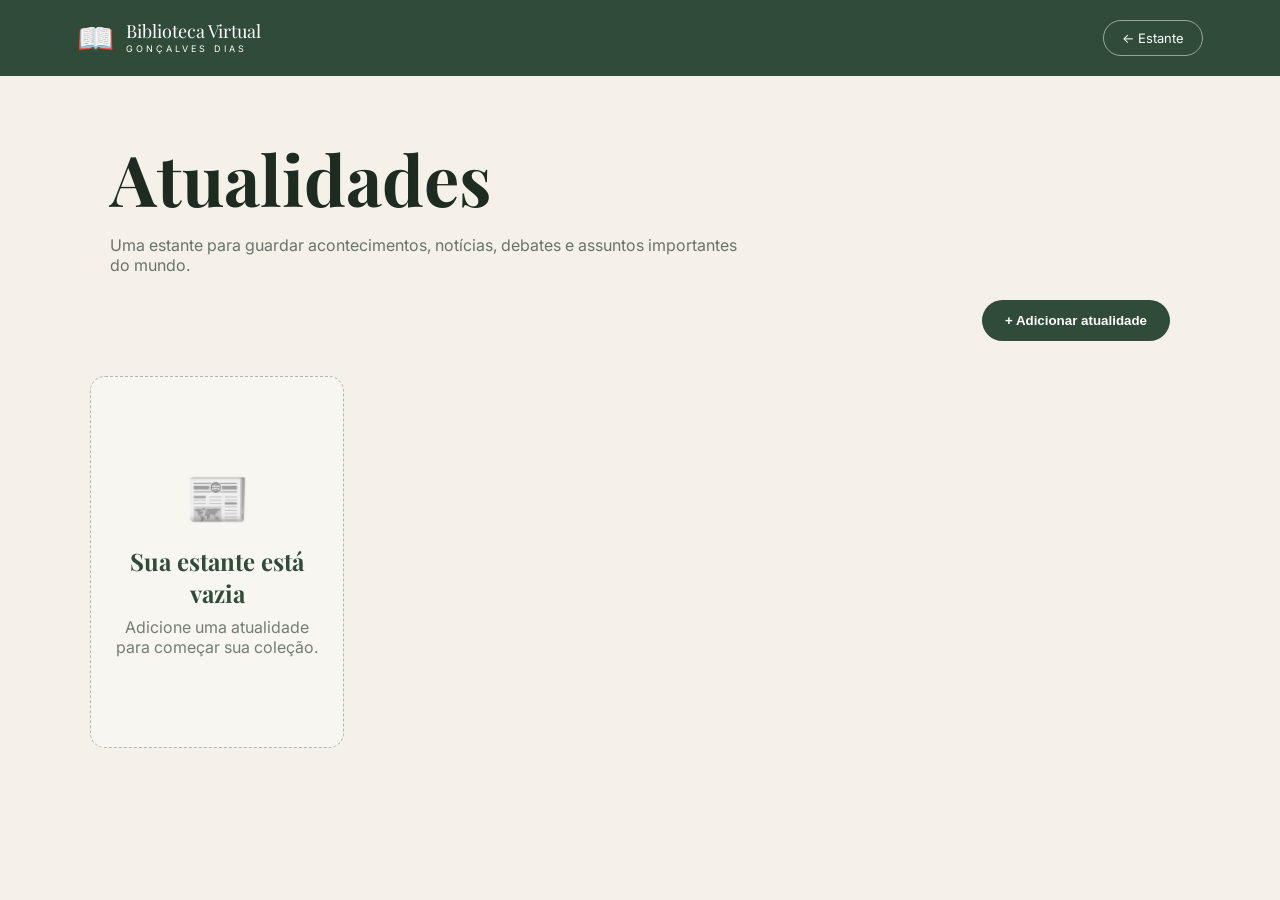
<file: paginas/atualidades.html>
<!DOCTYPE html>
<html lang="pt-BR">
<head>
<meta charset="UTF-8">
<meta name="viewport" content="width=device-width, initial-scale=1.0">

<title>Atualidades | Biblioteca Virtual Gonçalves Dias</title>

<style>
@import url('https://fonts.googleapis.com/css2?family=Inter:wght@400;500;600;700&family=Playfair+Display:wght@500;600;700&display=swap');

* {
    margin: 0;
    padding: 0;
    box-sizing: border-box;
}

body {
    background: #f5f1e8;
    color: #1d2b21;
    font-family: 'Inter', sans-serif;
}

/* CABEÇALHO */

header {
    height: 76px;
    background: #304b38;
    color: white;
    display: flex;
    align-items: center;
    justify-content: space-between;
    padding: 0 6%;
}

.logo {
    display: flex;
    align-items: center;
    gap: 12px;
}

.logo-icon {
    font-size: 30px;
}

.logo-text {
    font-family: 'Playfair Display', serif;
    font-size: 18px;
    line-height: 1.1;
}

.logo-text small {
    display: block;
    font-family: 'Inter', sans-serif;
    font-size: 9px;
    letter-spacing: 3px;
    margin-top: 3px;
}

.voltar {
    color: white;
    text-decoration: none;
    border: 1px solid rgba(255,255,255,.5);
    padding: 9px 18px;
    border-radius: 20px;
    font-size: 13px;
}

/* TOPO */

.topo {
    max-width: 1100px;
    margin: auto;
    padding: 55px 20px 25px;
}

.topo h1 {
    font-family: 'Playfair Display', serif;
    font-size: clamp(42px, 7vw, 70px);
}

.topo p {
    margin-top: 10px;
    color: #69736c;
    max-width: 650px;
}

/* BOTÃO */

.area-botao {
    max-width: 1100px;
    margin: 0 auto 35px;
    padding: 0 20px;
    display: flex;
    justify-content: flex-end;
}

.btn-adicionar {
    background: #304b38;
    color: white;
    border: none;
    padding: 13px 23px;
    border-radius: 25px;
    cursor: pointer;
    font-weight: 600;
}

.btn-adicionar:hover {
    background: #203728;
}

/* ESTANTE */

.estante {
    width: 90%;
    max-width: 1100px;
    margin: auto;
    padding-bottom: 80px;
}

.prateleira {
    display: grid;
    grid-template-columns: repeat(auto-fill, minmax(230px, 1fr));
    gap: 28px;
    align-items: end;
}

/* LIVRO */

.livro {
    position: relative;
    cursor: pointer;
    transition: transform .25s;
}

.livro:hover {
    transform: translateY(-8px);
}

.livro-capa {
    min-height: 315px;
    background: #fffdf7;
    border: 1px solid #d8ddd5;
    border-radius: 5px 9px 9px 5px;
    box-shadow: 8px 10px 18px rgba(0,0,0,.12);
    overflow: hidden;
    position: relative;
}

.livro-imagem {
    width: 100%;
    height: 150px;
    object-fit: cover;
    display: block;
}

.livro-conteudo {
    padding: 17px;
}

.livro-conteudo h2 {
    font-family: 'Playfair Display', serif;
    font-size: 22px;
    line-height: 1.2;
}

.livro-conteudo .fonte {
    margin-top: 8px;
    font-size: 11px;
    color: #68736b;
}

.data {
    display: inline-block;
    margin-top: 12px;
    font-size: 10px;
    padding: 5px 9px;
    border-radius: 15px;
    background: #e3e9df;
    color: #304b38;
}

.linha-prateleira {
    height: 14px;
    background: #304b38;
    margin-top: 8px;
    border-radius: 3px;
}

/* VAZIO */

.vazio {
    text-align: center;
    padding: 90px 20px;
    border: 1px dashed #aeb7ae;
    border-radius: 15px;
    background: rgba(255,255,255,.35);
    color: #737d75;
}

.vazio-icone {
    font-size: 52px;
    margin-bottom: 15px;
}

.vazio h2 {
    font-family: 'Playfair Display', serif;
    color: #304b38;
    margin-bottom: 8px;
}

/* MODAL */

.modal {
    display: none;
    position: fixed;
    inset: 0;
    background: rgba(15,25,18,.75);
    z-index: 100;
    align-items: center;
    justify-content: center;
    padding: 20px;
}

.modal.ativo {
    display: flex;
}

.formulario {
    width: 100%;
    max-width: 600px;
    max-height: 90vh;
    overflow-y: auto;
    background: #f8f5ed;
    padding: 30px;
    border-radius: 16px;
}

.formulario h2 {
    font-family: 'Playfair Display', serif;
    font-size: 31px;
    margin-bottom: 25px;
}

.campo {
    margin-bottom: 17px;
}

.campo label {
    display: block;
    font-size: 13px;
    font-weight: 600;
    margin-bottom: 7px;
}

.campo input,
.campo textarea {
    width: 100%;
    padding: 12px;
    border: 1px solid #b9c0b9;
    border-radius: 7px;
    background: white;
    font-family: 'Inter', sans-serif;
    font-size: 14px;
}

.campo textarea {
    min-height: 90px;
    resize: vertical;
}

.botoes {
    display: flex;
    gap: 10px;
    margin-top: 25px;
}

.botoes button {
    flex: 1;
    padding: 12px;
    border-radius: 25px;
    cursor: pointer;
    font-weight: 600;
}

.cancelar {
    background: transparent;
    border: 1px solid #304b38;
    color: #304b38;
}

.salvar {
    background: #304b38;
    color: white;
    border: none;
}

/* DETALHES */

.detalhes {
    display: none;
    position: fixed;
    inset: 0;
    background: rgba(15,25,18,.78);
    z-index: 150;
    align-items: center;
    justify-content: center;
    padding: 20px;
}

.detalhes.ativo {
    display: flex;
}

.detalhes-caixa {
    width: 100%;
    max-width: 850px;
    max-height: 90vh;
    overflow-y: auto;
    background: #f8f5ed;
    border-radius: 15px;
    padding: 30px;
}

.detalhes-topo {
    display: flex;
    gap: 28px;
    align-items: flex-start;
}

.detalhes-imagem {
    width: 270px;
    height: 220px;
    object-fit: cover;
    border-radius: 7px;
    flex-shrink: 0;
}

.detalhes-info h2 {
    font-family: 'Playfair Display', serif;
    font-size: 34px;
}

.detalhes-info .fonte-grande {
    margin-top: 8px;
    color: #69736c;
}

.secao {
    margin-top: 28px;
}

.secao h3 {
    font-family: 'Playfair Display', serif;
    font-size: 22px;
    color: #304b38;
    margin-bottom: 8px;
}

.secao p {
    color: #4e5951;
    line-height: 1.7;
    white-space: pre-line;
}

.botoes-detalhes {
    display: flex;
    gap: 10px;
    margin-top: 30px;
}

.botoes-detalhes button {
    padding: 11px 20px;
    border-radius: 25px;
    cursor: pointer;
    font-weight: 600;
}

.fechar {
    background: transparent;
    border: 1px solid #304b38;
    color: #304b38;
}

.editar {
    background: #304b38;
    color: white;
    border: none;
}

.excluir {
    background: #222;
    color: white;
    border: none;
}

/* RESPONSIVO */

@media(max-width:700px) {

    header {
        padding: 0 20px;
    }

    .logo-text {
        display: none;
    }

    .area-botao {
        justify-content: center;
    }

    .btn-adicionar {
        width: 100%;
    }

    .detalhes-topo {
        flex-direction: column;
    }

    .detalhes-imagem {
        width: 100%;
        height: 220px;
    }

    .botoes-detalhes {
        flex-direction: column;
    }
}
</style>
</head>

<body>

<header>

    <div class="logo">

        <div class="logo-icon">📖</div>

        <div class="logo-text">
            Biblioteca Virtual
            <small>GONÇALVES DIAS</small>
        </div>

    </div>

    <a href="../estante.html" class="voltar">
        ← Estante
    </a>

</header>


<section class="topo">

    <h1>Atualidades</h1>

    <p>
        Uma estante para guardar acontecimentos, notícias,
        debates e assuntos importantes do mundo.
    </p>

</section>


<div class="area-botao">

    <button class="btn-adicionar" onclick="abrirModal()">
        + Adicionar atualidade
    </button>

</div>


<section class="estante">

    <div id="prateleira" class="prateleira"></div>

</section>


<!-- MODAL DE CADASTRO -->

<div id="modal" class="modal">

    <div class="formulario">

        <h2 id="tituloModal">
            Nova atualidade
        </h2>


        <div class="campo">

            <label>Imagem</label>

            <input
                id="imagem"
                type="file"
                accept="image/*"
            >

        </div>


        <div class="campo">

            <label>Título</label>

            <input
                id="titulo"
                type="text"
                placeholder="Título da atualidade"
            >

        </div>


        <div class="campo">

            <label>Fonte</label>

            <input
                id="fonte"
                type="text"
                placeholder="Ex.: Agência, jornal, revista..."
            >

        </div>


        <div class="campo">

            <label>Data</label>

            <input
                id="data"
                type="date"
            >

        </div>


        <div class="campo">

            <label>Resumo</label>

            <textarea
                id="resumo"
                placeholder="Explique o que aconteceu..."
            ></textarea>

        </div>


        <div class="campo">

            <label>Minha opinião</label>

            <textarea
                id="opiniao"
                placeholder="O que você pensa sobre isso?"
            ></textarea>

        </div>


        <div class="campo">

            <label>Relação com redação</label>

            <textarea
                id="redacao"
                placeholder="Como esse assunto poderia ser usado em uma redação?"
            ></textarea>

        </div>


        <div class="botoes">

            <button
                class="cancelar"
                onclick="fecharModal()"
            >
                Cancelar
            </button>

            <button
                class="salvar"
                onclick="salvarAtualidade()"
            >
                Salvar
            </button>

        </div>

    </div>

</div>


<!-- MODAL DE DETALHES -->

<div id="detalhes" class="detalhes">

    <div class="detalhes-caixa">

        <div id="conteudoDetalhes"></div>

    </div>

</div>


<script>

let atualidades =
    JSON.parse(
        localStorage.getItem("atualidadesGoncalvesDias")
    ) || [];

let editando = null;


/* ABRIR MODAL */

function abrirModal(id = null) {

    editando = id;

    document
        .getElementById("modal")
        .classList.add("ativo");

    if (id !== null) {

        const item =
            atualidades.find(
                a => a.id === id
            );

        document.getElementById("tituloModal")
            .textContent = "Editar atualidade";

        document.getElementById("titulo").value =
            item.titulo;

        document.getElementById("fonte").value =
            item.fonte;

        document.getElementById("data").value =
            item.data;

        document.getElementById("resumo").value =
            item.resumo;

        document.getElementById("opiniao").value =
            item.opiniao;

        document.getElementById("redacao").value =
            item.redacao;

    } else {

        document.getElementById("tituloModal")
            .textContent = "Nova atualidade";

        limparFormulario();
    }
}


/* FECHAR */

function fecharModal() {

    document
        .getElementById("modal")
        .classList.remove("ativo");

    limparFormulario();

    editando = null;
}


/* LIMPAR */

function limparFormulario() {

    document.getElementById("imagem").value = "";
    document.getElementById("titulo").value = "";
    document.getElementById("fonte").value = "";
    document.getElementById("data").value = "";
    document.getElementById("resumo").value = "";
    document.getElementById("opiniao").value = "";
    document.getElementById("redacao").value = "";
}


/* SALVAR */

function salvarAtualidade() {

    const titulo =
        document.getElementById("titulo")
        .value.trim();

    const fonte =
        document.getElementById("fonte")
        .value.trim();

    const data =
        document.getElementById("data")
        .value;

    const resumo =
        document.getElementById("resumo")
        .value.trim();

    const opiniao =
        document.getElementById("opiniao")
        .value.trim();

    const redacao =
        document.getElementById("redacao")
        .value.trim();

    const arquivo =
        document.getElementById("imagem")
        .files[0];


    if (!titulo) {

        alert("Digite o título da atualidade.");

        return;
    }


    /* EDITAR */

    if (editando !== null) {

        const item =
            atualidades.find(
                a => a.id === editando
            );

        item.titulo = titulo;
        item.fonte = fonte;
        item.data = data;
        item.resumo = resumo;
        item.opiniao = opiniao;
        item.redacao = redacao;


        if (arquivo) {

            const leitor =
                new FileReader();

            leitor.onload = function(e) {

                item.imagem =
                    e.target.result;

                finalizar();
            };

            leitor.readAsDataURL(arquivo);

        } else {

            finalizar();
        }

        return;
    }


    /* NOVO */

    if (!arquivo) {

        alert("Escolha uma imagem.");

        return;
    }


    const leitor =
        new FileReader();

    leitor.onload = function(e) {

        atualidades.push({

            id: Date.now(),

            titulo: titulo,

            fonte: fonte,

            data: data,

            resumo: resumo,

            opiniao: opiniao,

            redacao: redacao,

            imagem: e.target.result

        });

        finalizar();

    };

    leitor.readAsDataURL(arquivo);
}


/* FINALIZAR */

function finalizar() {

    localStorage.setItem(
        "atualidadesGoncalvesDias",
        JSON.stringify(atualidades)
    );

    fecharModal();

    renderizar();
}


/* RENDERIZAR */

function renderizar() {

    const prateleira =
        document.getElementById("prateleira");

    prateleira.innerHTML = "";


    if (atualidades.length === 0) {

        prateleira.innerHTML = `

            <div class="vazio">

                <div class="vazio-icone">
                    📰
                </div>

                <h2>
                    Sua estante está vazia
                </h2>

                <p>
                    Adicione uma atualidade para começar
                    sua coleção.
                </p>

            </div>

        `;

        return;
    }


    atualidades.forEach(item => {

        let dataFormatada = "";

        if (item.data) {

            const partes =
                item.data.split("-");

            dataFormatada =
                `${partes[2]}/${partes[1]}/${partes[0]}`;
        }


        prateleira.innerHTML += `

            <article
                class="livro"
                onclick="abrirDetalhes(${item.id})"
            >

                <div class="livro-capa">

                    <img
                        class="livro-imagem"
                        src="${item.imagem}"
                        alt="${item.titulo}"
                    >

                    <div class="livro-conteudo">

                        <h2>
                            ${item.titulo}
                        </h2>

                        ${
                            item.fonte
                            ? `
                                <p class="fonte">
                                    Fonte: ${item.fonte}
                                </p>
                              `
                            : ""
                        }

                        ${
                            dataFormatada
                            ? `
                                <span class="data">
                                    ${dataFormatada}
                                </span>
                              `
                            : ""
                        }

                    </div>

                </div>

                <div class="linha-prateleira"></div>

            </article>

        `;

    });

}


/* DETALHES */

function abrirDetalhes(id) {

    const item =
        atualidades.find(
            a => a.id === id
        );

    const conteudo =
        document.getElementById(
            "conteudoDetalhes"
        );


    let dataFormatada = "";

    if (item.data) {

        const partes =
            item.data.split("-");

        dataFormatada =
            `${partes[2]}/${partes[1]}/${partes[0]}`;
    }


    conteudo.innerHTML = `

        <div class="detalhes-topo">

            <img
                class="detalhes-imagem"
                src="${item.imagem}"
                alt="${item.titulo}"
            >

            <div class="detalhes-info">

                <h2>
                    ${item.titulo}
                </h2>

                ${
                    item.fonte
                    ? `
                        <p class="fonte-grande">
                            Fonte: ${item.fonte}
                        </p>
                      `
                    : ""
                }

                ${
                    dataFormatada
                    ? `
                        <p class="fonte-grande">
                            Data: ${dataFormatada}
                        </p>
                      `
                    : ""
                }

            </div>

        </div>


        ${
            item.resumo
            ? `
                <div class="secao">

                    <h3>Resumo</h3>

                    <p>
                        ${item.resumo}
                    </p>

                </div>
              `
            : ""
        }


        ${
            item.opiniao
            ? `
                <div class="secao">

                    <h3>Minha opinião</h3>

                    <p>
                        ${item.opiniao}
                    </p>

                </div>
              `
            : ""
        }


        ${
            item.redacao
            ? `
                <div class="secao">

                    <h3>Relação com redação</h3>

                    <p>
                        ${item.redacao}
                    </p>

                </div>
              `
            : ""
        }


        <div class="botoes-detalhes">

            <button
                class="fechar"
                onclick="fecharDetalhes()"
            >
                Fechar
            </button>

            <button
                class="editar"
                onclick="editarPeloDetalhe(${item.id})"
            >
                Editar
            </button>

            <button
                class="excluir"
                onclick="excluirAtualidade(${item.id})"
            >
                Excluir
            </button>

        </div>

    `;


    document
        .getElementById("detalhes")
        .classList.add("ativo");
}


/* FECHAR DETALHES */

function fecharDetalhes() {

    document
        .getElementById("detalhes")
        .classList.remove("ativo");
}


/* EDITAR */

function editarPeloDetalhe(id) {

    fecharDetalhes();

    abrirModal(id);
}


/* EXCLUIR */

function excluirAtualidade(id) {

    const confirmar =
        confirm(
            "Deseja realmente excluir esta atualidade?"
        );

    if (!confirmar) return;


    atualidades =
        atualidades.filter(
            item => item.id !== id
        );


    localStorage.setItem(
        "atualidadesGoncalvesDias",
        JSON.stringify(atualidades)
    );


    fecharDetalhes();

    renderizar();
}


/* INICIAR */

renderizar();

</script>

</body>
</html>
</file>
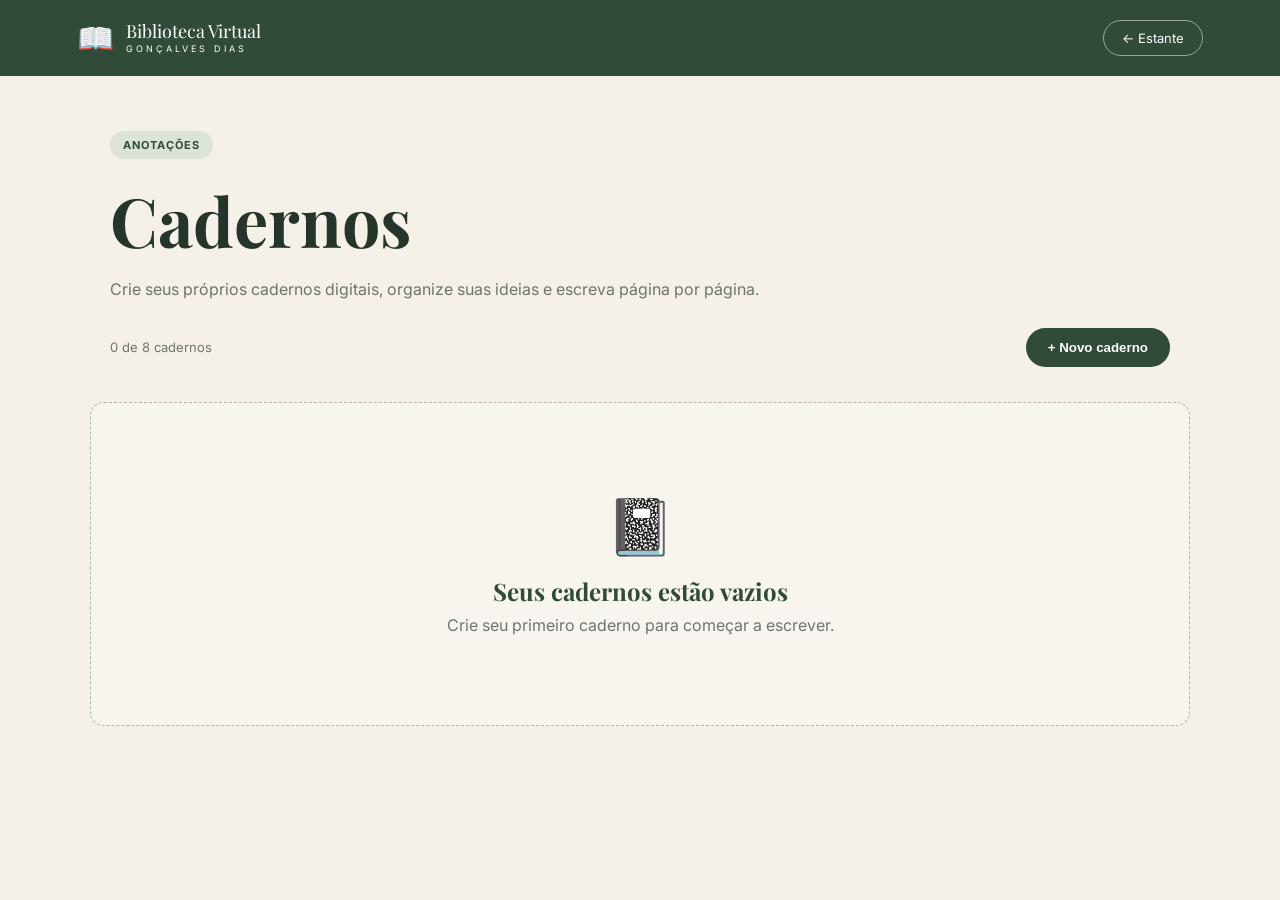
<file: paginas/cadernos.html>
<!DOCTYPE html>
<html lang="pt-BR">
<head>
<meta charset="UTF-8">
<meta name="viewport" content="width=device-width, initial-scale=1.0">

<title>Cadernos | Biblioteca Virtual Gonçalves Dias</title>

<style>
@import url('https://fonts.googleapis.com/css2?family=Inter:wght@400;500;600;700&family=Playfair+Display:wght@500;600;700&display=swap');

* {
    margin: 0;
    padding: 0;
    box-sizing: border-box;
}

:root {
    --verde: #304b38;
    --verde-escuro: #203728;
    --creme: #f5f1e8;
    --folha: #fffdf7;
    --cinza: #6c756e;
    --borda: #d5d0c4;
}

body {
    background: var(--creme);
    color: #26352b;
    font-family: 'Inter', sans-serif;
}

/* =====================================
   CABEÇALHO
===================================== */

header {
    height: 76px;
    background: var(--verde);
    color: white;

    display: flex;
    align-items: center;
    justify-content: space-between;

    padding: 0 6%;
}

.logo {
    display: flex;
    align-items: center;
    gap: 12px;
}

.logo-icon {
    font-size: 30px;
}

.logo-text {
    font-family: 'Playfair Display', serif;
    font-size: 18px;
    line-height: 1.1;
}

.logo-text small {
    display: block;
    font-family: 'Inter', sans-serif;
    font-size: 9px;
    letter-spacing: 3px;
    margin-top: 3px;
}

.voltar {
    color: white;
    text-decoration: none;
    border: 1px solid rgba(255,255,255,.5);
    padding: 9px 18px;
    border-radius: 20px;
    font-size: 13px;
}

/* =====================================
   TELA DE CADERNOS
===================================== */

#telaCadernos {
    min-height: calc(100vh - 76px);
}

.topo {
    max-width: 1100px;
    margin: auto;
    padding: 55px 20px 25px;
}

.etiqueta {
    display: inline-block;

    background: #dce4da;
    color: var(--verde);

    padding: 7px 13px;
    border-radius: 20px;

    font-size: 11px;
    font-weight: 700;

    text-transform: uppercase;
    letter-spacing: 1px;

    margin-bottom: 15px;
}

.topo h1 {
    font-family: 'Playfair Display', serif;
    font-size: clamp(42px, 7vw, 68px);
}

.topo p {
    max-width: 650px;
    margin-top: 12px;

    color: var(--cinza);
    line-height: 1.6;
}

.controles {
    max-width: 1100px;
    margin: 0 auto 35px;
    padding: 0 20px;

    display: flex;
    justify-content: space-between;
    align-items: center;
    gap: 15px;
}

.contador {
    color: var(--cinza);
    font-size: 13px;
}

.btn {
    border: none;
    background: var(--verde);
    color: white;

    padding: 12px 22px;
    border-radius: 25px;

    font-weight: 600;
    cursor: pointer;
}

.btn:hover {
    background: var(--verde-escuro);
}

/* =====================================
   LISTA DE CADERNOS
===================================== */

.cadernos {
    width: 90%;
    max-width: 1100px;

    margin: auto;
    padding-bottom: 80px;

    display: grid;
    grid-template-columns: repeat(auto-fill, minmax(230px, 1fr));
    gap: 28px;
}

/* =====================================
   CAPA DO CADERNO
===================================== */

.caderno {
    cursor: pointer;
    transition: .25s;
}

.caderno:hover {
    transform: translateY(-8px);
}

.capa-caderno {
    height: 320px;

    background: var(--verde);

    border-radius: 5px 12px 12px 5px;

    position: relative;

    box-shadow:
        7px 10px 18px rgba(0,0,0,.16);

    overflow: hidden;
}

.capa-caderno::before {
    content: "";

    position: absolute;

    left: 28px;
    top: 0;
    bottom: 0;

    width: 2px;

    background: rgba(255,255,255,.18);
}

.capa-caderno::after {
    content: "";

    position: absolute;

    right: 12px;
    top: 0;
    bottom: 0;

    width: 3px;

    background: rgba(0,0,0,.13);
}

.capa-conteudo {
    height: 100%;

    display: flex;
    flex-direction: column;

    align-items: center;
    justify-content: center;

    padding: 35px;
    text-align: center;

    position: relative;
    z-index: 2;
}

.capa-icone {
    font-size: 48px;
    margin-bottom: 20px;
}

.capa-conteudo h2 {
    color: white;

    font-family: 'Playfair Display', serif;

    font-size: 27px;

    line-height: 1.2;
}

.capa-conteudo span {
    margin-top: 12px;

    color: rgba(255,255,255,.7);

    font-size: 11px;
    letter-spacing: 1px;
}

.acoes-caderno {
    margin-top: 12px;

    display: flex;
    gap: 7px;

    justify-content: center;
}

.acoes-caderno button {
    border: 1px solid #aeb7ae;

    background: #fff;

    color: var(--verde);

    padding: 6px 11px;

    border-radius: 15px;

    cursor: pointer;

    font-size: 11px;
}

.acoes-caderno button:hover {
    background: #e9eee7;
}

/* =====================================
   VAZIO
===================================== */

.vazio {
    grid-column: 1 / -1;

    text-align: center;

    padding: 90px 20px;

    border: 1px dashed #aeb7ae;

    border-radius: 14px;

    background: rgba(255,255,255,.3);

    color: var(--cinza);
}

.vazio-icone {
    font-size: 55px;
    margin-bottom: 15px;
}

.vazio h2 {
    font-family: 'Playfair Display', serif;

    color: var(--verde);

    margin-bottom: 8px;
}

/* =====================================
   MODAL
===================================== */

.modal {
    position: fixed;
    inset: 0;

    background: rgba(15,25,18,.78);

    display: none;

    align-items: center;
    justify-content: center;

    padding: 20px;

    z-index: 1000;
}

.modal.ativo {
    display: flex;
}

.caixa-modal {
    width: 100%;
    max-width: 500px;

    background: #f8f5ed;

    border-radius: 15px;

    padding: 30px;
}

.caixa-modal h2 {
    font-family: 'Playfair Display', serif;

    font-size: 30px;

    margin-bottom: 22px;
}

.campo {
    margin-bottom: 18px;
}

.campo label {
    display: block;

    font-size: 13px;
    font-weight: 700;

    margin-bottom: 7px;
}

.campo input {
    width: 100%;

    padding: 12px;

    border: 1px solid #b9c0b9;

    border-radius: 7px;

    background: white;

    font-family: 'Inter', sans-serif;
}

.botoes-modal {
    display: flex;
    gap: 10px;

    margin-top: 25px;
}

.botoes-modal button {
    flex: 1;

    padding: 12px;

    border-radius: 25px;

    cursor: pointer;

    font-weight: 600;
}

.cancelar {
    background: transparent;

    border: 1px solid var(--verde);

    color: var(--verde);
}

.confirmar {
    background: var(--verde);

    color: white;

    border: none;
}

/* =====================================
   EDITOR DO CADERNO
===================================== */

#telaEditor {
    display: none;

    min-height: calc(100vh - 76px);

    background: #dcd8cd;
}

.editor-topo {
    height: 68px;

    background: white;

    border-bottom: 1px solid #c9c5ba;

    display: flex;

    align-items: center;

    justify-content: space-between;

    padding: 0 25px;

    gap: 15px;
}

.editor-esquerda {
    display: flex;

    align-items: center;

    gap: 15px;
}

.btn-voltar-editor {
    border: none;

    background: #e7ebe5;

    color: var(--verde);

    padding: 9px 15px;

    border-radius: 20px;

    cursor: pointer;

    font-weight: 600;
}

.nome-caderno {
    font-family: 'Playfair Display', serif;

    font-size: 23px;
}

.editor-centro {
    display: flex;

    align-items: center;

    gap: 10px;
}

.navegacao button {
    width: 38px;
    height: 38px;

    border: 1px solid #c9c5ba;

    background: white;

    border-radius: 50%;

    cursor: pointer;

    font-size: 17px;

    color: var(--verde);
}

.pagina-numero {
    min-width: 95px;

    text-align: center;

    font-size: 12px;

    color: var(--cinza);
}

.btn-add-pagina {
    border: none;

    background: var(--verde);

    color: white;

    padding: 10px 17px;

    border-radius: 20px;

    cursor: pointer;

    font-weight: 600;
}

/* =====================================
   ÁREA DO PAPEL
===================================== */

.area-editor {
    min-height: calc(100vh - 144px);

    padding: 40px 20px 70px;

    display: flex;

    justify-content: center;

    align-items: flex-start;
}

.pagina {
    width: 800px;

    min-height: 1050px;

    background:
        repeating-linear-gradient(
            to bottom,
            transparent 0,
            transparent 31px,
            #dce4da 32px
        );

    background-color: #fffdf7;

    box-shadow:
        0 8px 25px rgba(0,0,0,.15);

    position: relative;

    padding: 65px 65px 80px 85px;

    overflow: hidden;
}

/* MARGEM VERMELHA DA FOLHA */

.pagina::before {
    content: "";

    position: absolute;

    top: 0;
    bottom: 0;

    left: 65px;

    width: 1px;

    background: #d8bdb7;

    pointer-events: none;
}

/* =====================================
   EDITOR DE TEXTO
===================================== */

.editor-texto {
    width: 100%;

    min-height: 900px;

    outline: none;

    font-family: 'Inter', sans-serif;

    font-size: 16px;

    line-height: 32px;

    color: #26352b;

    white-space: pre-wrap;

    position: relative;

    z-index: 2;
}

.editor-texto:empty::before {
    content: "Comece a escrever...";

    color: #a5aaa5;

    pointer-events: none;
}

/* =====================================
   IMAGENS INSERIDAS
===================================== */

.imagem-nota {
    max-width: 100%;

    max-height: 450px;

    display: block;

    margin: 20px auto;

    border-radius: 4px;

    box-shadow: 0 4px 12px rgba(0,0,0,.12);
}

/* =====================================
   BARRA DE FERRAMENTAS
===================================== */

.ferramentas {
    position: fixed;

    bottom: 20px;

    left: 50%;

    transform: translateX(-50%);

    background: white;

    border: 1px solid #ccc8bd;

    box-shadow: 0 5px 18px rgba(0,0,0,.15);

    border-radius: 30px;

    padding: 8px 12px;

    display: flex;

    align-items: center;

    gap: 5px;

    z-index: 500;
}

.ferramentas button {
    width: 36px;
    height: 36px;

    border: none;

    background: transparent;

    color: var(--verde);

    border-radius: 50%;

    cursor: pointer;

    font-weight: 700;
}

.ferramentas button:hover {
    background: #e8ede6;
}

.ferramentas input {
    display: none;
}

.salvo {
    position: fixed;

    bottom: 8px;

    right: 20px;

    font-size: 10px;

    color: #6d756e;

    z-index: 400;
}

/* =====================================
   PAINEL DE PÁGINAS
===================================== */

.lista-paginas {
    position: fixed;

    top: 145px;
    right: 20px;

    width: 145px;

    max-height: 55vh;

    overflow-y: auto;

    background: white;

    border: 1px solid #ccc8bd;

    border-radius: 10px;

    padding: 10px;

    box-shadow: 0 5px 15px rgba(0,0,0,.12);

    z-index: 300;
}

.lista-paginas h3 {
    font-family: 'Playfair Display', serif;

    font-size: 17px;

    margin-bottom: 8px;

    color: var(--verde);
}

.mini-pagina {
    width: 100%;

    border: 1px solid #d0ccc2;

    background: #fffdf7;

    padding: 8px;

    margin-bottom: 6px;

    text-align: left;

    cursor: pointer;

    border-radius: 5px;

    font-size: 11px;
}

.mini-pagina.ativa {
    border-color: var(--verde);

    background: #e6ece3;

    font-weight: 700;
}

/* =====================================
   RESPONSIVO
===================================== */

@media(max-width:1000px) {

    .lista-paginas {
        display: none;
    }

}

@media(max-width:700px) {

    header {
        padding: 0 20px;
    }

    .logo-text {
        display: none;
    }

    .topo {
        padding-top: 35px;
    }

    .controles {
        flex-direction: column;
        align-items: stretch;
    }

    .controles .btn {
        width: 100%;
    }

    .editor-topo {
        height: auto;

        min-height: 70px;

        padding: 10px;

        flex-wrap: wrap;
    }

    .editor-centro {
        order: 3;

        width: 100%;

        justify-content: center;
    }

    .area-editor {
        padding: 15px 0 70px;
    }

    .pagina {
        width: 100%;

        min-height: 850px;

        padding:
            50px
            30px
            70px
            55px;
    }

    .pagina::before {
        left: 40px;
    }

    .editor-texto {
        min-height: 750px;

        font-size: 15px;
    }

    .ferramentas {
        bottom: 10px;

        max-width: 95%;

        overflow-x: auto;
    }

}
</style>
</head>


<body>

<!-- =====================================
     CABEÇALHO
===================================== -->

<header>

    <div class="logo">

        <div class="logo-icon">📖</div>

        <div class="logo-text">
            Biblioteca Virtual
            <small>GONÇALVES DIAS</small>
        </div>

    </div>

    <a
        href="../estante.html"
        class="voltar"
    >
        ← Estante
    </a>

</header>


<!-- =====================================
     TELA PRINCIPAL
===================================== -->

<section id="telaCadernos">

    <div class="topo">

        <span class="etiqueta">
            Anotações
        </span>

        <h1>
            Cadernos
        </h1>

        <p>
            Crie seus próprios cadernos digitais,
            organize suas ideias e escreva página por página.
        </p>

    </div>


    <div class="controles">

        <span
            id="contador"
            class="contador"
        >
            0 de 8 cadernos
        </span>


        <button
            class="btn"
            onclick="abrirModalNovoCaderno()"
        >
            + Novo caderno
        </button>

    </div>


    <section
        id="listaCadernos"
        class="cadernos"
    ></section>

</section>


<!-- =====================================
     MODAL NOVO CADERNO
===================================== -->

<div
    id="modalCaderno"
    class="modal"
>

    <div class="caixa-modal">

        <h2 id="tituloModalCaderno">
            Novo caderno
        </h2>


        <div class="campo">

            <label>
                Nome do caderno
            </label>

            <input
                id="nomeCaderno"
                type="text"
                placeholder="Ex.: Estudos, Ideias, ENEM..."
                maxlength="50"
            >

        </div>


        <div class="botoes-modal">

            <button
                class="cancelar"
                onclick="fecharModalCaderno()"
            >
                Cancelar
            </button>


            <button
                class="confirmar"
                onclick="salvarCaderno()"
            >
                Salvar
            </button>

        </div>

    </div>

</div>


<!-- =====================================
     TELA DO EDITOR
===================================== -->

<section id="telaEditor">

    <div class="editor-topo">

        <div class="editor-esquerda">

            <button
                class="btn-voltar-editor"
                onclick="voltarCadernos()"
            >
                ← Cadernos
            </button>


            <div
                id="nomeCadernoEditor"
                class="nome-caderno"
            >
                Caderno
            </div>

        </div>


        <div class="editor-centro">

            <div class="navegacao">

                <button
                    onclick="paginaAnterior()"
                    title="Página anterior"
                >
                    ←
                </button>

            </div>


            <div
                id="paginaNumero"
                class="pagina-numero"
            >
                Página 1 de 1
            </div>


            <div class="navegacao">

                <button
                    onclick="proximaPagina()"
                    title="Próxima página"
                >
                    →
                </button>

            </div>

        </div>


        <button
            class="btn-add-pagina"
            onclick="adicionarPagina()"
        >
            + Página
        </button>

    </div>


    <!-- PÁGINA -->

    <div class="area-editor">

        <div class="pagina">

            <div
                id="editorTexto"
                class="editor-texto"
                contenteditable="true"
                spellcheck="true"
            ></div>

        </div>

    </div>


    <!-- FERRAMENTAS -->

    <div class="ferramentas">

        <button
            onclick="formatar('bold')"
            title="Negrito"
        >
            B
        </button>


        <button
            onclick="formatar('italic')"
            title="Itálico"
        >
            I
        </button>


        <button
            onclick="formatar('underline')"
            title="Sublinhado"
        >
            U
        </button>


        <button
            onclick="formatar('insertUnorderedList')"
            title="Lista"
        >
            ☷
        </button>


        <button
            onclick="formatar('justifyLeft')"
            title="Alinhar à esquerda"
        >
            ≡
        </button>


        <button
            onclick="formatar('justifyCenter')"
            title="Centralizar"
        >
            ☰
        </button>


        <button
            onclick="formatar('justifyRight')"
            title="Alinhar à direita"
        >
            ≡
        </button>


        <button
            onclick="document.getElementById('inputImagem').click()"
            title="Adicionar imagem"
        >
            🖼️
        </button>


        <input
            id="inputImagem"
            type="file"
            accept="image/*"
            onchange="adicionarImagem(event)"
        >

    </div>


    <div
        id="salvo"
        class="salvo"
    >
        Salvo automaticamente
    </div>


    <!-- MINI LISTA DE PÁGINAS -->

    <aside class="lista-paginas">

        <h3>
            Páginas
        </h3>

        <div id="miniPaginas"></div>

    </aside>

</section>


<script>

/* =====================================
   DADOS
===================================== */

let cadernos =
    JSON.parse(
        localStorage.getItem(
            "cadernosGoncalvesDias"
        )
    ) || [];

let cadernoAtual = null;

let paginaAtual = 0;

let editandoCaderno = null;


/* =====================================
   SALVAR DADOS
===================================== */

function salvarDados() {

    localStorage.setItem(
        "cadernosGoncalvesDias",
        JSON.stringify(cadernos)
    );

}


/* =====================================
   RENDERIZAR CADERNOS
===================================== */

function renderizarCadernos() {

    const lista =
        document.getElementById(
            "listaCadernos"
        );

    const contador =
        document.getElementById(
            "contador"
        );


    lista.innerHTML = "";


    contador.textContent =
        `${cadernos.length} de 8 cadernos`;


    if (cadernos.length === 0) {

        lista.innerHTML = `

            <div class="vazio">

                <div class="vazio-icone">
                    📓
                </div>

                <h2>
                    Seus cadernos estão vazios
                </h2>

                <p>
                    Crie seu primeiro caderno
                    para começar a escrever.
                </p>

            </div>

        `;

        return;
    }


    cadernos.forEach((caderno, indice) => {

        lista.innerHTML += `

            <article
                class="caderno"
                onclick="abrirCaderno(${caderno.id})"
            >

                <div class="capa-caderno">

                    <div class="capa-conteudo">

                        <div class="capa-icone">
                            📓
                        </div>

                        <h2>
                            ${escaparHTML(caderno.nome)}
                        </h2>

                        <span>
                            ${caderno.paginas.length}
                            página(s)
                        </span>

                    </div>

                </div>


                <div class="acoes-caderno">

                    <button
                        onclick="event.stopPropagation(); renomearCaderno(${caderno.id})"
                    >
                        Renomear
                    </button>


                    <button
                        onclick="event.stopPropagation(); excluirCaderno(${caderno.id})"
                    >
                        Excluir
                    </button>

                </div>

            </article>

        `;

    });

}


/* =====================================
   NOVO CADERNO
===================================== */

function abrirModalNovoCaderno() {

    if (cadernos.length >= 8) {

        alert(
            "Você já atingiu o limite de 8 cadernos."
        );

        return;
    }


    editandoCaderno = null;


    document.getElementById(
        "tituloModalCaderno"
    ).textContent = "Novo caderno";


    document.getElementById(
        "nomeCaderno"
    ).value = "";


    document.getElementById(
        "modalCaderno"
    ).classList.add("ativo");


    setTimeout(() => {

        document
            .getElementById("nomeCaderno")
            .focus();

    }, 100);

}


/* =====================================
   RENOMEAR
===================================== */

function renomearCaderno(id) {

    const caderno =
        cadernos.find(
            item => item.id === id
        );

    editandoCaderno = id;


    document.getElementById(
        "tituloModalCaderno"
    ).textContent = "Renomear caderno";


    document.getElementById(
        "nomeCaderno"
    ).value = caderno.nome;


    document.getElementById(
        "modalCaderno"
    ).classList.add("ativo");

}


/* =====================================
   SALVAR CADERNO
===================================== */

function salvarCaderno() {

    const nome =
        document
            .getElementById("nomeCaderno")
            .value
            .trim();


    if (!nome) {

        alert(
            "Digite um nome para o caderno."
        );

        return;
    }


    /* RENOMEAR */

    if (editandoCaderno !== null) {

        const caderno =
            cadernos.find(
                item =>
                    item.id === editandoCaderno
            );

        caderno.nome = nome;

    }

    /* NOVO */

    else {

        cadernos.push({

            id: Date.now(),

            nome: nome,

            paginas: [

                {
                    id: Date.now(),

                    conteudo: ""

                }

            ]

        });

    }


    salvarDados();

    fecharModalCaderno();

    renderizarCadernos();

}


/* =====================================
   FECHAR MODAL
===================================== */

function fecharModalCaderno() {

    document
        .getElementById("modalCaderno")
        .classList.remove("ativo");

    editandoCaderno = null;

}


/* =====================================
   EXCLUIR CADERNO
===================================== */

function excluirCaderno(id) {

    const caderno =
        cadernos.find(
            item => item.id === id
        );


    const confirmar =
        confirm(
            `Excluir o caderno "${caderno.nome}" e todas as suas páginas?`
        );


    if (!confirmar) {
        return;
    }


    cadernos =
        cadernos.filter(
            item => item.id !== id
        );


    salvarDados();

    renderizarCadernos();

}


/* =====================================
   ABRIR CADERNO
===================================== */

function abrirCaderno(id) {

    cadernoAtual =
        cadernos.find(
            item => item.id === id
        );


    if (!cadernoAtual) {
        return;
    }


    paginaAtual = 0;


    document.getElementById(
        "telaCadernos"
    ).style.display = "none";


    document.getElementById(
        "telaEditor"
    ).style.display = "block";


    document.getElementById(
        "nomeCadernoEditor"
    ).textContent =
        cadernoAtual.nome;


    carregarPagina();

}


/* =====================================
   VOLTAR
===================================== */

function voltarCadernos() {

    salvarPaginaAtual();


    document.getElementById(
        "telaEditor"
    ).style.display = "none";


    document.getElementById(
        "telaCadernos"
    ).style.display = "block";


    cadernoAtual = null;

    renderizarCadernos();

}


/* =====================================
   CARREGAR PÁGINA
===================================== */

function carregarPagina() {

    if (!cadernoAtual) {
        return;
    }


    const pagina =
        cadernoAtual.paginas[paginaAtual];


    document.getElementById(
        "editorTexto"
    ).innerHTML =
        pagina.conteudo || "";


    atualizarNumeroPagina();

    renderizarMiniPaginas();

}


/* =====================================
   SALVAR PÁGINA ATUAL
===================================== */

function salvarPaginaAtual() {

    if (!cadernoAtual) {
        return;
    }


    const editor =
        document.getElementById(
            "editorTexto"
        );


    cadernoAtual.paginas[paginaAtual]
        .conteudo =
        editor.innerHTML;


    salvarDados();


    document.getElementById(
        "salvo"
    ).textContent =
        "Salvo automaticamente";

}


/* =====================================
   DIGITAÇÃO
===================================== */

document
    .getElementById("editorTexto")
    .addEventListener(
        "input",
        function() {

            salvarPaginaAtual();

            document.getElementById(
                "salvo"
            ).textContent =
                "Salvando...";


            setTimeout(() => {

                document.getElementById(
                    "salvo"
                ).textContent =
                    "Salvo automaticamente";

            }, 500);

        }
    );


/* =====================================
   ADICIONAR PÁGINA
===================================== */

function adicionarPagina() {

    if (!cadernoAtual) {
        return;
    }


    if (cadernoAtual.paginas.length >= 100) {

        alert(
            "Este caderno já possui 100 páginas."
        );

        return;
    }


    salvarPaginaAtual();


    cadernoAtual.paginas.push({

        id: Date.now(),

        conteudo: ""

    });


    paginaAtual =
        cadernoAtual.paginas.length - 1;


    salvarDados();

    carregarPagina();

}


/* =====================================
   PÁGINA ANTERIOR
===================================== */

function paginaAnterior() {

    salvarPaginaAtual();


    if (paginaAtual <= 0) {
        return;
    }


    paginaAtual--;

    carregarPagina();

}


/* =====================================
   PRÓXIMA PÁGINA
===================================== */

function proximaPagina() {

    salvarPaginaAtual();


    if (
        paginaAtual <
        cadernoAtual.paginas.length - 1
    ) {

        paginaAtual++;

        carregarPagina();

        return;
    }


    /* CRIA NOVA PÁGINA */

    if (cadernoAtual.paginas.length >= 100) {

        alert(
            "Este caderno já possui 100 páginas."
        );

        return;
    }


    cadernoAtual.paginas.push({

        id: Date.now(),

        conteudo: ""

    });


    paginaAtual =
        cadernoAtual.paginas.length - 1;


    salvarDados();

    carregarPagina();

}


/* =====================================
   NÚMERO DA PÁGINA
===================================== */

function atualizarNumeroPagina() {

    document.getElementById(
        "paginaNumero"
    ).textContent =

        `Página ${paginaAtual + 1} de ${cadernoAtual.paginas.length}`;

}


/* =====================================
   MINI PÁGINAS
===================================== */

function renderizarMiniPaginas() {

    const lista =
        document.getElementById(
            "miniPaginas"
        );


    lista.innerHTML = "";


    cadernoAtual.paginas.forEach(
        (pagina, indice) => {

            const botao =
                document.createElement(
                    "button"
                );


            botao.className =
                "mini-pagina";


            if (indice === paginaAtual) {

                botao.classList.add(
                    "ativa"
                );

            }


            botao.textContent =
                `Página ${indice + 1}`;


            botao.onclick = function() {

                salvarPaginaAtual();

                paginaAtual = indice;

                carregarPagina();

            };


            lista.appendChild(botao);

        }
    );

}


/* =====================================
   FORMATAÇÃO
===================================== */

function formatar(comando) {

    document
        .getElementById("editorTexto")
        .focus();


    document.execCommand(
        comando,
        false,
        null
    );


    salvarPaginaAtual();

}


/* =====================================
   ADICIONAR IMAGEM
===================================== */

function adicionarImagem(event) {

    const arquivo =
        event.target.files[0];


    if (!arquivo) {
        return;
    }


    const leitor =
        new FileReader();


    leitor.onload = function(e) {

        const editor =
            document.getElementById(
                "editorTexto"
            );


        const imagem =
            document.createElement(
                "img"
            );


        imagem.src =
            e.target.result;


        imagem.className =
            "imagem-nota";


        editor.appendChild(
            imagem
        );


        salvarPaginaAtual();

    };


    leitor.readAsDataURL(
        arquivo
    );


    event.target.value = "";

}


/* =====================================
   ESCAPAR HTML
===================================== */

function escaparHTML(texto) {

    const div =
        document.createElement(
            "div"
        );

    div.textContent = texto;

    return div.innerHTML;

}


/* =====================================
   INICIAR
===================================== */

renderizarCadernos();

</script>

</body>
</html>
</file>
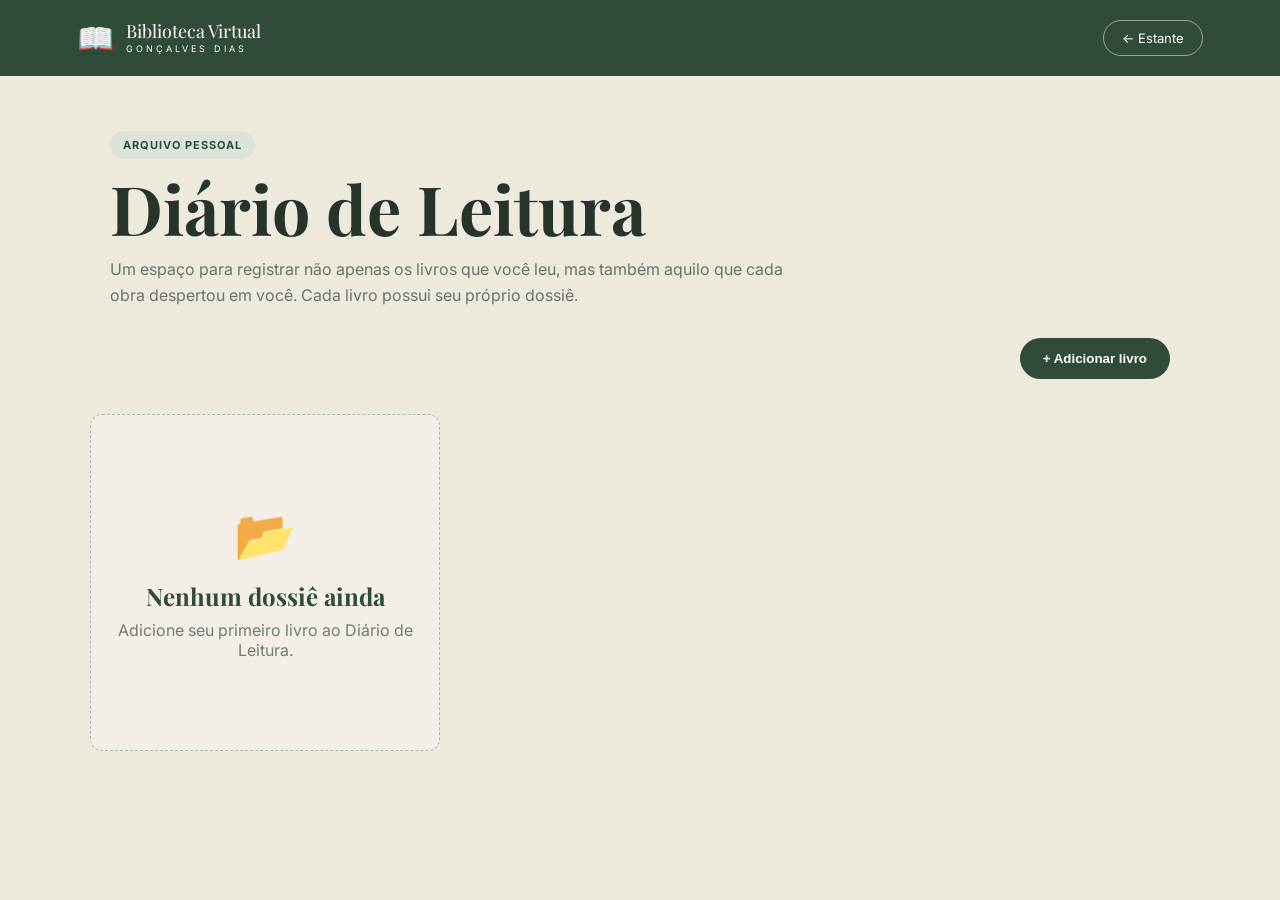
<file: paginas/diario-leitura.html>
<!DOCTYPE html>
<html lang="pt-BR">
<head>
<meta charset="UTF-8">
<meta name="viewport" content="width=device-width, initial-scale=1.0">

<title>Diário de Leitura | Biblioteca Virtual Gonçalves Dias</title>

<style>
@import url('https://fonts.googleapis.com/css2?family=Inter:wght@400;500;600;700&family=Playfair+Display:wght@500;600;700&display=swap');

* {
    margin: 0;
    padding: 0;
    box-sizing: border-box;
}

body {
    background: #eee9dd;
    color: #26352b;
    font-family: 'Inter', sans-serif;
}

/* =========================
   CABEÇALHO
========================= */

header {
    height: 76px;
    background: #304b38;
    color: white;
    display: flex;
    align-items: center;
    justify-content: space-between;
    padding: 0 6%;
}

.logo {
    display: flex;
    align-items: center;
    gap: 12px;
}

.logo-icon {
    font-size: 30px;
}

.logo-text {
    font-family: 'Playfair Display', serif;
    font-size: 18px;
    line-height: 1.1;
}

.logo-text small {
    display: block;
    font-family: 'Inter', sans-serif;
    font-size: 9px;
    letter-spacing: 3px;
    margin-top: 3px;
}

.voltar {
    color: white;
    text-decoration: none;
    border: 1px solid rgba(255,255,255,.5);
    padding: 9px 18px;
    border-radius: 20px;
    font-size: 13px;
}

/* =========================
   INTRODUÇÃO
========================= */

.introducao {
    max-width: 1100px;
    margin: auto;
    padding: 55px 20px 30px;
}

.etiqueta {
    display: inline-block;
    background: #dce4da;
    color: #304b38;
    padding: 7px 13px;
    border-radius: 20px;
    font-size: 11px;
    font-weight: 700;
    letter-spacing: 1px;
    text-transform: uppercase;
    margin-bottom: 15px;
}

.introducao h1 {
    font-family: 'Playfair Display', serif;
    font-size: clamp(42px, 7vw, 68px);
    line-height: 1;
}

.introducao p {
    max-width: 680px;
    margin-top: 15px;
    color: #69736c;
    line-height: 1.6;
}

/* =========================
   BOTÃO
========================= */

.acoes {
    max-width: 1100px;
    margin: 0 auto 35px;
    padding: 0 20px;
    display: flex;
    justify-content: flex-end;
}

.btn-adicionar {
    border: none;
    background: #304b38;
    color: white;
    padding: 13px 23px;
    border-radius: 25px;
    font-weight: 600;
    cursor: pointer;
}

.btn-adicionar:hover {
    background: #203728;
}

/* =========================
   ARQUIVO DE LIVROS
========================= */

.arquivo {
    width: 90%;
    max-width: 1100px;
    margin: auto;
    padding-bottom: 80px;
}

.lista {
    display: grid;
    grid-template-columns: repeat(auto-fill, minmax(270px, 1fr));
    gap: 25px;
}

/* =========================
   DOSSIÊ / PASTA
========================= */

.dossie-card {
    background: #f9f6ee;
    border: 1px solid #d4d0c5;
    box-shadow: 4px 6px 15px rgba(0,0,0,.08);
    border-radius: 5px;
    overflow: hidden;
    cursor: pointer;
    transition: .25s;
}

.dossie-card:hover {
    transform: translateY(-7px);
    box-shadow: 7px 12px 20px rgba(0,0,0,.13);
}

.pasta {
    height: 42px;
    background: #cfd8cb;
    display: flex;
    align-items: center;
    padding: 0 16px;
    color: #304b38;
    font-size: 11px;
    font-weight: 700;
    letter-spacing: 1px;
    text-transform: uppercase;
}

.dossie-corpo {
    padding: 20px;
}

.capa-mini {
    width: 100%;
    height: 220px;
    object-fit: cover;
    display: block;
    border: 1px solid #d0cbc0;
    margin-bottom: 18px;
}

.dossie-corpo h2 {
    font-family: 'Playfair Display', serif;
    font-size: 25px;
    line-height: 1.2;
}

.autor {
    margin-top: 7px;
    color: #68736b;
    font-size: 13px;
}

.status {
    display: inline-block;
    margin-top: 15px;
    background: #e4eadf;
    color: #304b38;
    border-radius: 15px;
    padding: 5px 10px;
    font-size: 10px;
    font-weight: 600;
}

/* =========================
   VAZIO
========================= */

.vazio {
    border: 1px dashed #aeb7ae;
    background: rgba(255,255,255,.3);
    border-radius: 12px;
    text-align: center;
    padding: 90px 20px;
    color: #737d75;
}

.vazio .icone {
    font-size: 50px;
    margin-bottom: 15px;
}

.vazio h2 {
    font-family: 'Playfair Display', serif;
    color: #304b38;
    margin-bottom: 8px;
}

/* =========================
   MODAL
========================= */

.modal {
    position: fixed;
    inset: 0;
    background: rgba(15,25,18,.78);
    display: none;
    align-items: center;
    justify-content: center;
    padding: 20px;
    z-index: 100;
}

.modal.ativo {
    display: flex;
}

.formulario {
    width: 100%;
    max-width: 680px;
    max-height: 90vh;
    overflow-y: auto;
    background: #f8f5ed;
    border-radius: 15px;
    padding: 30px;
}

.formulario h2 {
    font-family: 'Playfair Display', serif;
    font-size: 32px;
    margin-bottom: 25px;
}

.campo {
    margin-bottom: 17px;
}

.campo label {
    display: block;
    font-size: 13px;
    font-weight: 700;
    margin-bottom: 7px;
}

.campo input,
.campo textarea,
.campo select {
    width: 100%;
    padding: 12px;
    border: 1px solid #b9c0b9;
    border-radius: 7px;
    background: white;
    font-family: 'Inter', sans-serif;
    font-size: 14px;
}

.campo textarea {
    min-height: 100px;
    resize: vertical;
}

.duas-colunas {
    display: grid;
    grid-template-columns: 1fr 1fr;
    gap: 15px;
}

.botoes {
    display: flex;
    gap: 10px;
    margin-top: 25px;
}

.botoes button {
    flex: 1;
    padding: 12px;
    border-radius: 25px;
    cursor: pointer;
    font-weight: 600;
}

.cancelar {
    background: transparent;
    border: 1px solid #304b38;
    color: #304b38;
}

.salvar {
    background: #304b38;
    color: white;
    border: none;
}

/* =========================
   DOSSIÊ ABERTO
========================= */

.visualizador {
    position: fixed;
    inset: 0;
    background: rgba(15,25,18,.82);
    display: none;
    align-items: center;
    justify-content: center;
    padding: 20px;
    z-index: 200;
}

.visualizador.ativo {
    display: flex;
}

.dossie-aberto {
    width: 100%;
    max-width: 950px;
    max-height: 92vh;
    overflow-y: auto;
    background: #f8f5ed;
    box-shadow: 0 20px 60px rgba(0,0,0,.3);
}

/* CABEÇALHO DO DOSSIÊ */

.dossie-header {
    background: #304b38;
    color: white;
    padding: 25px 35px;
    display: flex;
    justify-content: space-between;
    align-items: center;
}

.codigo {
    font-size: 10px;
    letter-spacing: 2px;
    opacity: .8;
}

.dossie-header h2 {
    font-family: 'Playfair Display', serif;
    font-size: 27px;
    margin-top: 5px;
}

.fechar-x {
    background: none;
    border: none;
    color: white;
    font-size: 25px;
    cursor: pointer;
}

/* CONTEÚDO */

.dossie-conteudo {
    padding: 38px;
}

.identificacao {
    display: grid;
    grid-template-columns: 270px 1fr;
    gap: 35px;
    padding-bottom: 35px;
    border-bottom: 1px solid #d5d0c4;
}

.capa-grande {
    width: 270px;
    height: 360px;
    object-fit: cover;
    border: 1px solid #ccc5b8;
    box-shadow: 5px 7px 12px rgba(0,0,0,.12);
}

.identificacao-info h1 {
    font-family: 'Playfair Display', serif;
    font-size: 40px;
    line-height: 1.1;
}

.identificacao-info h3 {
    color: #68736b;
    font-weight: 500;
    margin-top: 8px;
}

.meta {
    margin-top: 25px;
    display: grid;
    gap: 12px;
}

.meta-item {
    padding: 11px 14px;
    background: #ebe7dc;
    border-left: 3px solid #304b38;
}

.meta-item span {
    display: block;
    color: #7a817a;
    font-size: 10px;
    text-transform: uppercase;
    letter-spacing: 1px;
}

.meta-item strong {
    display: block;
    margin-top: 3px;
    font-size: 13px;
}

/* SEÇÕES DO DOSSIÊ */

.secao {
    padding: 28px 0;
    border-bottom: 1px solid #d5d0c4;
}

.secao:last-of-type {
    border-bottom: none;
}

.secao h3 {
    font-family: 'Playfair Display', serif;
    font-size: 25px;
    color: #304b38;
    margin-bottom: 10px;
}

.secao p {
    color: #4e5951;
    line-height: 1.8;
    white-space: pre-line;
}

/* NOTAS */

.notas {
    background: #e9e4d7;
    padding: 25px;
    margin-top: 28px;
    border-left: 5px solid #304b38;
}

.notas h3 {
    margin-bottom: 10px;
}

/* BOTÕES FINAIS */

.botoes-dossie {
    display: flex;
    gap: 10px;
    padding-top: 25px;
}

.botoes-dossie button {
    padding: 11px 20px;
    border-radius: 25px;
    cursor: pointer;
    font-weight: 600;
}

.editar {
    background: #304b38;
    color: white;
    border: none;
}

.excluir {
    background: #222;
    color: white;
    border: none;
}

/* =========================
   RESPONSIVO
========================= */

@media(max-width:700px) {

    header {
        padding: 0 20px;
    }

    .logo-text {
        display: none;
    }

    .acoes {
        justify-content: center;
    }

    .btn-adicionar {
        width: 100%;
    }

    .duas-colunas {
        grid-template-columns: 1fr;
    }

    .identificacao {
        grid-template-columns: 1fr;
    }

    .capa-grande {
        width: 100%;
        height: 350px;
    }

    .identificacao-info h1 {
        font-size: 32px;
    }

    .dossie-conteudo {
        padding: 25px;
    }

    .dossie-header {
        padding: 20px;
    }

    .botoes-dossie {
        flex-direction: column;
    }
}
</style>
</head>


<body>

<!-- =========================
     CABEÇALHO
========================= -->

<header>

    <div class="logo">

        <div class="logo-icon">📖</div>

        <div class="logo-text">
            Biblioteca Virtual
            <small>GONÇALVES DIAS</small>
        </div>

    </div>

    <a href="../estante.html" class="voltar">
        ← Estante
    </a>

</header>


<!-- =========================
     INTRODUÇÃO
========================= -->

<section class="introducao">

    <span class="etiqueta">
        Arquivo pessoal
    </span>

    <h1>
        Diário de Leitura
    </h1>

    <p>
        Um espaço para registrar não apenas os livros que você leu,
        mas também aquilo que cada obra despertou em você.
        Cada livro possui seu próprio dossiê.
    </p>

</section>


<!-- =========================
     BOTÃO
========================= -->

<div class="acoes">

    <button
        class="btn-adicionar"
        onclick="abrirModal()"
    >
        + Adicionar livro
    </button>

</div>


<!-- =========================
     LISTA
========================= -->

<section class="arquivo">

    <div id="lista" class="lista"></div>

</section>


<!-- =========================
     MODAL DE CADASTRO
========================= -->

<div id="modal" class="modal">

    <div class="formulario">

        <h2 id="tituloModal">
            Novo dossiê
        </h2>


        <div class="campo">

            <label>
                Capa do livro
            </label>

            <input
                id="imagem"
                type="file"
                accept="image/*"
            >

        </div>


        <div class="campo">

            <label>
                Título do livro
            </label>

            <input
                id="titulo"
                type="text"
                placeholder="Digite o título"
            >

        </div>


        <div class="campo">

            <label>
                Autor
            </label>

            <input
                id="autor"
                type="text"
                placeholder="Nome do autor"
            >

        </div>


        <div class="duas-colunas">

            <div class="campo">

                <label>
                    Comecei a ler
                </label>

                <input
                    id="inicio"
                    type="date"
                >

            </div>


            <div class="campo">

                <label>
                    Terminei
                </label>

                <input
                    id="fim"
                    type="date"
                >

            </div>

        </div>


        <div class="campo">

            <label>
                Status da leitura
            </label>

            <select id="status">

                <option value="Quero ler">
                    Quero ler
                </option>

                <option value="Lendo">
                    Lendo
                </option>

                <option value="Concluído">
                    Concluído
                </option>

            </select>

        </div>


        <div class="campo">

            <label>
                Minha avaliação
            </label>

            <select id="avaliacao">

                <option value="">
                    Escolha uma avaliação
                </option>

                <option value="★★★★★">
                    ★★★★★
                </option>

                <option value="★★★★☆">
                    ★★★★☆
                </option>

                <option value="★★★☆☆">
                    ★★★☆☆
                </option>

                <option value="★★☆☆☆">
                    ★★☆☆☆
                </option>

                <option value="★☆☆☆☆">
                    ★☆☆☆☆
                </option>

            </select>

        </div>


        <div class="campo">

            <label>
                Sinopse
            </label>

            <textarea
                id="sinopse"
                placeholder="Sobre o que é o livro?"
            ></textarea>

        </div>


        <div class="campo">

            <label>
                O que achei
            </label>

            <textarea
                id="opiniao"
                placeholder="Conte sua experiência com a leitura..."
            ></textarea>

        </div>


        <div class="campo">

            <label>
                Análise da obra
            </label>

            <textarea
                id="analise"
                placeholder="Personagens, narrativa, linguagem, contexto..."
            ></textarea>

        </div>


        <div class="campo">

            <label>
                O que essa obra me fez refletir?
            </label>

            <textarea
                id="reflexao"
                placeholder="Questões, pensamentos e reflexões..."
            ></textarea>

        </div>


        <div class="campo">

            <label>
                Temas abordados
            </label>

            <textarea
                id="temas"
                placeholder="Ex.: desigualdade, liberdade, identidade..."
            ></textarea>

        </div>


        <div class="campo">

            <label>
                Como posso usar na redação?
            </label>

            <textarea
                id="redacao"
                placeholder="Repertório, argumentos, temas possíveis..."
            ></textarea>

        </div>


        <div class="campo">

            <label>
                Frases ou trechos importantes
            </label>

            <textarea
                id="frases"
                placeholder="Registre aqui suas referências e anotações..."
            ></textarea>

        </div>


        <div class="campo">

            <label>
                Anotações pessoais
            </label>

            <textarea
                id="anotacoes"
                placeholder="Outras observações..."
            ></textarea>

        </div>


        <div class="botoes">

            <button
                class="cancelar"
                onclick="fecharModal()"
            >
                Cancelar
            </button>

            <button
                class="salvar"
                onclick="salvarLivro()"
            >
                Salvar dossiê
            </button>

        </div>

    </div>

</div>


<!-- =========================
     VISUALIZADOR DO DOSSIÊ
========================= -->

<div id="visualizador" class="visualizador">

    <div
        id="dossieAberto"
        class="dossie-aberto"
    ></div>

</div>


<script>

/* =========================
   DADOS
========================= */

let livros =
    JSON.parse(
        localStorage.getItem("diarioLeituraGoncalvesDias")
    ) || [];

let editando = null;


/* =========================
   MODAL
========================= */

function abrirModal(id = null) {

    editando = id;

    document
        .getElementById("modal")
        .classList.add("ativo");


    if (id !== null) {

        const livro =
            livros.find(
                item => item.id === id
            );

        document.getElementById("tituloModal")
            .textContent = "Editar dossiê";

        document.getElementById("titulo").value =
            livro.titulo;

        document.getElementById("autor").value =
            livro.autor;

        document.getElementById("inicio").value =
            livro.inicio;

        document.getElementById("fim").value =
            livro.fim;

        document.getElementById("status").value =
            livro.status;

        document.getElementById("avaliacao").value =
            livro.avaliacao;

        document.getElementById("sinopse").value =
            livro.sinopse;

        document.getElementById("opiniao").value =
            livro.opiniao;

        document.getElementById("analise").value =
            livro.analise;

        document.getElementById("reflexao").value =
            livro.reflexao;

        document.getElementById("temas").value =
            livro.temas;

        document.getElementById("redacao").value =
            livro.redacao;

        document.getElementById("frases").value =
            livro.frases;

        document.getElementById("anotacoes").value =
            livro.anotacoes;

    } else {

        document.getElementById("tituloModal")
            .textContent = "Novo dossiê";

        limparFormulario();

    }
}


/* =========================
   FECHAR MODAL
========================= */

function fecharModal() {

    document
        .getElementById("modal")
        .classList.remove("ativo");

    limparFormulario();

    editando = null;
}


/* =========================
   LIMPAR FORMULÁRIO
========================= */

function limparFormulario() {

    document.getElementById("imagem").value = "";
    document.getElementById("titulo").value = "";
    document.getElementById("autor").value = "";
    document.getElementById("inicio").value = "";
    document.getElementById("fim").value = "";
    document.getElementById("status").value = "Quero ler";
    document.getElementById("avaliacao").value = "";
    document.getElementById("sinopse").value = "";
    document.getElementById("opiniao").value = "";
    document.getElementById("analise").value = "";
    document.getElementById("reflexao").value = "";
    document.getElementById("temas").value = "";
    document.getElementById("redacao").value = "";
    document.getElementById("frases").value = "";
    document.getElementById("anotacoes").value = "";

}


/* =========================
   SALVAR LIVRO
========================= */

function salvarLivro() {

    const titulo =
        document.getElementById("titulo")
        .value.trim();

    const autor =
        document.getElementById("autor")
        .value.trim();

    const inicio =
        document.getElementById("inicio").value;

    const fim =
        document.getElementById("fim").value;

    const status =
        document.getElementById("status").value;

    const avaliacao =
        document.getElementById("avaliacao").value;

    const sinopse =
        document.getElementById("sinopse")
        .value.trim();

    const opiniao =
        document.getElementById("opiniao")
        .value.trim();

    const analise =
        document.getElementById("analise")
        .value.trim();

    const reflexao =
        document.getElementById("reflexao")
        .value.trim();

    const temas =
        document.getElementById("temas")
        .value.trim();

    const redacao =
        document.getElementById("redacao")
        .value.trim();

    const frases =
        document.getElementById("frases")
        .value.trim();

    const anotacoes =
        document.getElementById("anotacoes")
        .value.trim();

    const arquivo =
        document.getElementById("imagem")
        .files[0];


    if (!titulo) {

        alert("Digite o título do livro.");

        return;
    }


    /* =====================
       EDITAR
    ===================== */

    if (editando !== null) {

        const livro =
            livros.find(
                item => item.id === editando
            );

        livro.titulo = titulo;
        livro.autor = autor;
        livro.inicio = inicio;
        livro.fim = fim;
        livro.status = status;
        livro.avaliacao = avaliacao;
        livro.sinopse = sinopse;
        livro.opiniao = opiniao;
        livro.analise = analise;
        livro.reflexao = reflexao;
        livro.temas = temas;
        livro.redacao = redacao;
        livro.frases = frases;
        livro.anotacoes = anotacoes;


        if (arquivo) {

            const leitor =
                new FileReader();

            leitor.onload = function(e) {

                livro.imagem =
                    e.target.result;

                finalizar();

            };

            leitor.readAsDataURL(arquivo);

        } else {

            finalizar();

        }

        return;
    }


    /* =====================
       NOVO
    ===================== */

    if (!arquivo) {

        alert("Escolha a capa do livro.");

        return;
    }


    const leitor =
        new FileReader();


    leitor.onload = function(e) {

        livros.push({

            id: Date.now(),

            imagem: e.target.result,

            titulo: titulo,

            autor: autor,

            inicio: inicio,

            fim: fim,

            status: status,

            avaliacao: avaliacao,

            sinopse: sinopse,

            opiniao: opiniao,

            analise: analise,

            reflexao: reflexao,

            temas: temas,

            redacao: redacao,

            frases: frases,

            anotacoes: anotacoes

        });


        finalizar();

    };


    leitor.readAsDataURL(arquivo);

}


/* =========================
   FINALIZAR
========================= */

function finalizar() {

    localStorage.setItem(
        "diarioLeituraGoncalvesDias",
        JSON.stringify(livros)
    );

    fecharModal();

    renderizar();

}


/* =========================
   RENDERIZAR
========================= */

function renderizar() {

    const lista =
        document.getElementById("lista");

    lista.innerHTML = "";


    if (livros.length === 0) {

        lista.innerHTML = `

            <div class="vazio">

                <div class="icone">
                    📂
                </div>

                <h2>
                    Nenhum dossiê ainda
                </h2>

                <p>
                    Adicione seu primeiro livro
                    ao Diário de Leitura.
                </p>

            </div>

        `;

        return;
    }


    livros.forEach((livro, indice) => {

        lista.innerHTML += `

            <article
                class="dossie-card"
                onclick="abrirDossie(${livro.id})"
            >

                <div class="pasta">

                    Dossiê Nº
                    ${String(indice + 1).padStart(3, "0")}

                </div>


                <div class="dossie-corpo">

                    <img
                        class="capa-mini"
                        src="${livro.imagem}"
                        alt="Capa de ${livro.titulo}"
                    >


                    <h2>
                        ${livro.titulo}
                    </h2>


                    ${
                        livro.autor
                        ? `
                            <p class="autor">
                                ${livro.autor}
                            </p>
                          `
                        : ""
                    }


                    <span class="status">
                        ${livro.status}
                    </span>

                </div>

            </article>

        `;

    });

}


/* =========================
   ABRIR DOSSIÊ
========================= */

function abrirDossie(id) {

    const livro =
        livros.find(
            item => item.id === id
        );

    const visualizador =
        document.getElementById(
            "visualizador"
        );

    const dossie =
        document.getElementById(
            "dossieAberto"
        );


    let inicio = formatarData(livro.inicio);
    let fim = formatarData(livro.fim);


    dossie.innerHTML = `

        <div class="dossie-header">

            <div>

                <div class="codigo">
                    ARQUIVO DE LEITURA
                </div>

                <h2>
                    ${livro.titulo}
                </h2>

            </div>


            <button
                class="fechar-x"
                onclick="fecharDossie()"
            >
                ×
            </button>

        </div>


        <div class="dossie-conteudo">


            <!-- IDENTIFICAÇÃO -->

            <div class="identificacao">

                <img
                    class="capa-grande"
                    src="${livro.imagem}"
                    alt="Capa de ${livro.titulo}"
                >


                <div class="identificacao-info">

                    <h1>
                        ${livro.titulo}
                    </h1>


                    ${
                        livro.autor
                        ? `
                            <h3>
                                ${livro.autor}
                            </h3>
                          `
                        : ""
                    }


                    <div class="meta">

                        <div class="meta-item">

                            <span>
                                Status
                            </span>

                            <strong>
                                ${livro.status}
                            </strong>

                        </div>


                        ${
                            livro.avaliacao
                            ? `
                                <div class="meta-item">

                                    <span>
                                        Avaliação
                                    </span>

                                    <strong>
                                        ${livro.avaliacao}
                                    </strong>

                                </div>
                              `
                            : ""
                        }


                        ${
                            inicio
                            ? `
                                <div class="meta-item">

                                    <span>
                                        Início da leitura
                                    </span>

                                    <strong>
                                        ${inicio}
                                    </strong>

                                </div>
                              `
                            : ""
                        }


                        ${
                            fim
                            ? `
                                <div class="meta-item">

                                    <span>
                                        Término da leitura
                                    </span>

                                    <strong>
                                        ${fim}
                                    </strong>

                                </div>
                              `
                            : ""
                        }

                    </div>

                </div>

            </div>


            ${criarSecao("Sinopse", livro.sinopse)}

            ${criarSecao("O que achei", livro.opiniao)}

            ${criarSecao("Análise da obra", livro.analise)}

            ${criarSecao(
                "O que essa obra me fez refletir?",
                livro.reflexao
            )}

            ${criarSecao("Temas abordados", livro.temas)}

            ${criarSecao(
                "Como posso usar na redação?",
                livro.redacao
            )}

            ${
                livro.frases
                ? `
                    <div class="notas">

                        <h3>
                            💬 Frases ou referências importantes
                        </h3>

                        <p>
                            ${livro.frases}
                        </p>

                    </div>
                  `
                : ""
            }


            ${
                livro.anotacoes
                ? `
                    <div class="notas">

                        <h3>
                            📌 Anotações pessoais
                        </h3>

                        <p>
                            ${livro.anotacoes}
                        </p>

                    </div>
                  `
                : ""
            }


            <div class="botoes-dossie">

                <button
                    class="editar"
                    onclick="editarDossie(${livro.id})"
                >
                    Editar dossiê
                </button>


                <button
                    class="excluir"
                    onclick="excluirLivro(${livro.id})"
                >
                    Excluir
                </button>

            </div>


        </div>

    `;


    visualizador.classList.add("ativo");
}


/* =========================
   CRIAR SEÇÃO
========================= */

function criarSecao(titulo, texto) {

    if (!texto) {
        return "";
    }


    return `

        <section class="secao">

            <h3>
                ${titulo}
            </h3>

            <p>
                ${texto}
            </p>

        </section>

    `;

}


/* =========================
   FORMATAR DATA
========================= */

function formatarData(data) {

    if (!data) {
        return "";
    }

    const partes =
        data.split("-");

    return `${partes[2]}/${partes[1]}/${partes[0]}`;

}


/* =========================
   FECHAR DOSSIÊ
========================= */

function fecharDossie() {

    document
        .getElementById("visualizador")
        .classList.remove("ativo");

}


/* =========================
   EDITAR
========================= */

function editarDossie(id) {

    fecharDossie();

    abrirModal(id);

}


/* =========================
   EXCLUIR
========================= */

function excluirLivro(id) {

    const confirmar =
        confirm(
            "Deseja realmente excluir este dossiê?"
        );


    if (!confirmar) {
        return;
    }


    livros =
        livros.filter(
            livro => livro.id !== id
        );


    localStorage.setItem(
        "diarioLeituraGoncalvesDias",
        JSON.stringify(livros)
    );


    fecharDossie();

    renderizar();

}


/* =========================
   INICIAR
========================= */

renderizar();

</script>

</body>
</html>
</file>
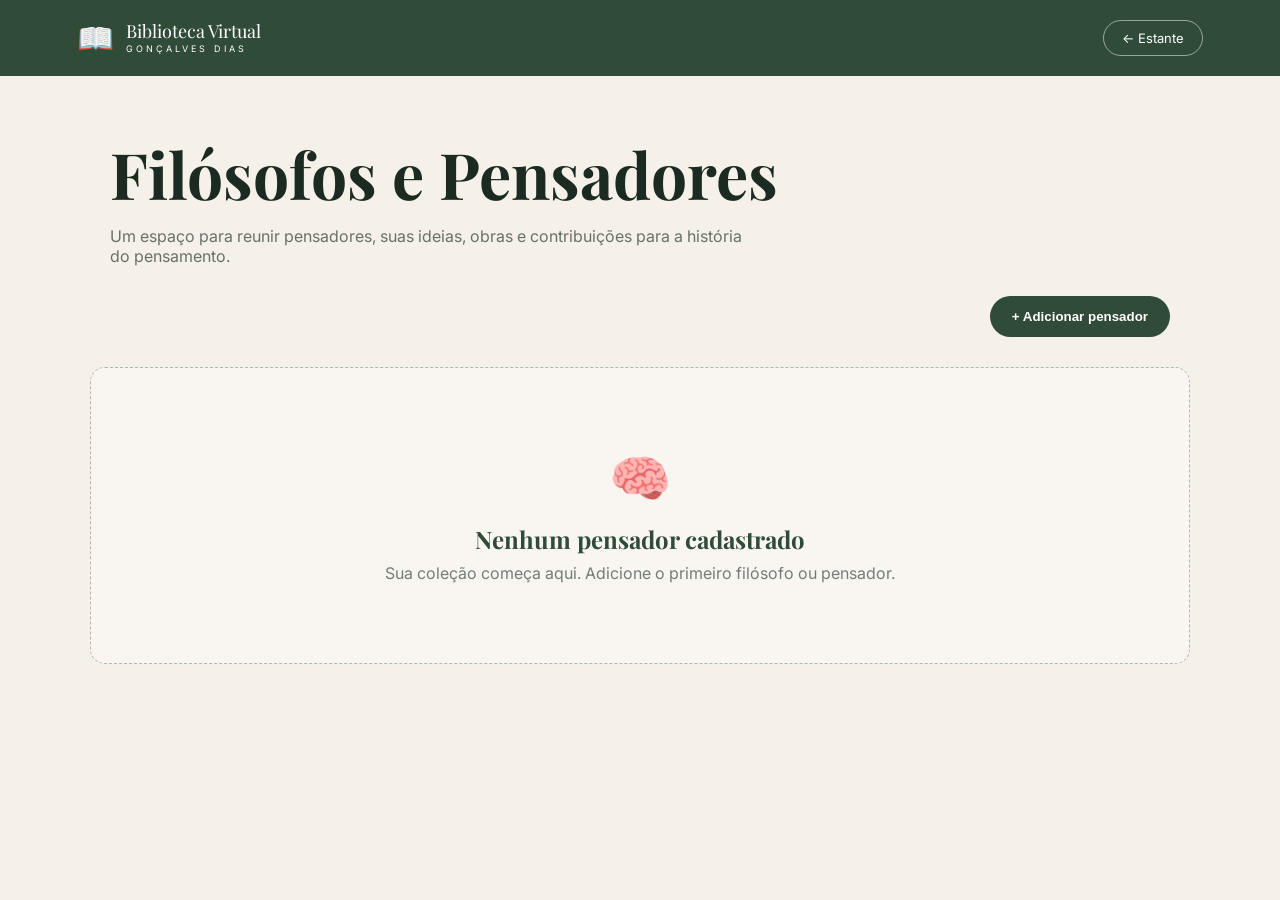
<file: paginas/filosofos.html>
<!DOCTYPE html>
<html lang="pt-BR">
<head>
<meta charset="UTF-8">
<meta name="viewport" content="width=device-width, initial-scale=1.0">

<title>Filósofos e Pensadores | Biblioteca Virtual Gonçalves Dias</title>

<style>
@import url('https://fonts.googleapis.com/css2?family=Inter:wght@400;500;600;700&family=Playfair+Display:wght@500;600;700&display=swap');

* {
    margin: 0;
    padding: 0;
    box-sizing: border-box;
}

body {
    background: #f5f1e8;
    color: #1c2b21;
    font-family: 'Inter', sans-serif;
}

/* CABEÇALHO */

header {
    height: 76px;
    background: #304b38;
    color: white;
    display: flex;
    align-items: center;
    justify-content: space-between;
    padding: 0 6%;
}

.logo {
    display: flex;
    align-items: center;
    gap: 12px;
}

.logo-icon {
    font-size: 30px;
}

.logo-text {
    font-family: 'Playfair Display', serif;
    font-size: 18px;
    line-height: 1.1;
}

.logo-text small {
    display: block;
    font-family: 'Inter', sans-serif;
    font-size: 9px;
    letter-spacing: 3px;
    margin-top: 3px;
}

.voltar {
    color: white;
    text-decoration: none;
    border: 1px solid rgba(255,255,255,.5);
    padding: 9px 18px;
    border-radius: 20px;
    font-size: 13px;
}

/* TOPO */

.topo {
    max-width: 1100px;
    margin: auto;
    padding: 55px 20px 30px;
}

.topo h1 {
    font-family: 'Playfair Display', serif;
    font-size: clamp(38px, 6vw, 64px);
}

.topo p {
    color: #687169;
    margin-top: 10px;
    max-width: 650px;
}

/* BOTÃO */

.area-botao {
    max-width: 1100px;
    margin: 0 auto 30px;
    padding: 0 20px;
    display: flex;
    justify-content: flex-end;
}

.btn-adicionar {
    background: #304b38;
    color: white;
    border: none;
    padding: 13px 22px;
    border-radius: 25px;
    font-weight: 600;
    cursor: pointer;
}

.btn-adicionar:hover {
    background: #203728;
}

/* PERFIS */

.perfis {
    width: 90%;
    max-width: 1100px;
    margin: 0 auto 80px;

    display: grid;
    grid-template-columns: repeat(auto-fill, minmax(260px, 1fr));
    gap: 28px;
}

/* CARD */

.perfil {
    background: #fffdf7;
    border: 1px solid #dfe2d9;
    border-radius: 16px;
    overflow: hidden;
    box-shadow: 0 5px 18px rgba(0,0,0,.07);
    transition: .25s;
}

.perfil:hover {
    transform: translateY(-5px);
    box-shadow: 0 10px 25px rgba(0,0,0,.12);
}

.capa {
    height: 95px;
    background: #304b38;
}

.foto {
    width: 105px;
    height: 105px;
    border-radius: 50%;
    border: 5px solid #fffdf7;
    margin: -52px auto 0;
    display: block;
    object-fit: cover;
    background: #dfe3d7;
}

.info {
    padding: 15px 20px 22px;
    text-align: center;
}

.info h2 {
    font-family: 'Playfair Display', serif;
    font-size: 25px;
}

.categoria {
    display: inline-block;
    margin-top: 8px;
    padding: 5px 11px;
    border-radius: 20px;
    background: #e4eadf;
    color: #304b38;
    font-size: 11px;
    font-weight: 600;
}

.dados {
    margin-top: 17px;
    text-align: left;
    font-size: 13px;
    line-height: 1.7;
    color: #606a62;
}

.dados strong {
    color: #28362d;
}

.acoes {
    display: flex;
    gap: 8px;
    margin-top: 18px;
}

.acoes button {
    flex: 1;
    padding: 9px;
    border-radius: 20px;
    cursor: pointer;
    font-size: 12px;
}

.editar {
    background: transparent;
    border: 1px solid #304b38;
    color: #304b38;
}

.excluir {
    background: #304b38;
    border: 1px solid #304b38;
    color: white;
}

/* VAZIO */

.vazio {
    grid-column: 1 / -1;
    text-align: center;
    padding: 80px 20px;
    border: 1px dashed #aeb6ae;
    border-radius: 15px;
    color: #737d75;
    background: rgba(255,255,255,.4);
}

.vazio .icone {
    font-size: 50px;
    margin-bottom: 15px;
}

.vazio h2 {
    font-family: 'Playfair Display', serif;
    color: #304b38;
    margin-bottom: 8px;
}

/* MODAL */

.modal {
    display: none;
    position: fixed;
    inset: 0;
    background: rgba(15,25,18,.75);
    z-index: 100;
    align-items: center;
    justify-content: center;
    padding: 20px;
}

.modal.ativo {
    display: flex;
}

.formulario {
    width: 100%;
    max-width: 570px;
    max-height: 90vh;
    overflow-y: auto;
    background: #f8f5ed;
    padding: 30px;
    border-radius: 16px;
}

.formulario h2 {
    font-family: 'Playfair Display', serif;
    font-size: 31px;
    margin-bottom: 25px;
}

.campo {
    margin-bottom: 17px;
}

.campo label {
    display: block;
    font-size: 13px;
    font-weight: 600;
    margin-bottom: 7px;
}

.campo input,
.campo select,
.campo textarea {
    width: 100%;
    padding: 12px;
    border: 1px solid #b9c0b9;
    border-radius: 7px;
    background: white;
    font-family: 'Inter', sans-serif;
    font-size: 14px;
}

.campo textarea {
    min-height: 90px;
    resize: vertical;
}

.botoes {
    display: flex;
    gap: 10px;
    margin-top: 25px;
}

.botoes button {
    flex: 1;
    padding: 12px;
    border-radius: 25px;
    cursor: pointer;
    font-weight: 600;
}

.cancelar {
    background: transparent;
    border: 1px solid #304b38;
    color: #304b38;
}

.salvar {
    background: #304b38;
    color: white;
    border: none;
}

/* RESPONSIVO */

@media(max-width:600px) {

    header {
        padding: 0 20px;
    }

    .logo-text {
        display: none;
    }

    .area-botao {
        justify-content: center;
    }

    .btn-adicionar {
        width: 100%;
    }

    .formulario {
        padding: 23px;
    }
}
</style>
</head>

<body>

<header>

    <div class="logo">

        <div class="logo-icon">📖</div>

        <div class="logo-text">
            Biblioteca Virtual
            <small>GONÇALVES DIAS</small>
        </div>

    </div>

    <a href="../estante.html" class="voltar">
        ← Estante
    </a>

</header>


<section class="topo">

    <h1>Filósofos e Pensadores</h1>

    <p>
        Um espaço para reunir pensadores, suas ideias,
        obras e contribuições para a história do pensamento.
    </p>

</section>


<div class="area-botao">

    <button class="btn-adicionar" onclick="abrirModal()">
        + Adicionar pensador
    </button>

</div>


<section id="perfis" class="perfis"></section>


<!-- MODAL -->

<div id="modal" class="modal">

    <div class="formulario">

        <h2 id="tituloModal">
            Novo pensador
        </h2>


        <div class="campo">

            <label>Foto</label>

            <input
                id="foto"
                type="file"
                accept="image/*"
            >

        </div>


        <div class="campo">

            <label>Nome</label>

            <input
                id="nome"
                type="text"
                placeholder="Nome do pensador"
            >

        </div>


        <div class="campo">

            <label>Área / corrente</label>

            <input
                id="categoria"
                type="text"
                placeholder="Ex.: Filosofia Antiga"
            >

        </div>


        <div class="campo">

            <label>Período / época</label>

            <input
                id="periodo"
                type="text"
                placeholder="Ex.: Antiguidade"
            >

        </div>


        <div class="campo">

            <label>Origem</label>

            <input
                id="origem"
                type="text"
                placeholder="País ou cidade"
            >

        </div>


        <div class="campo">

            <label>Principais obras</label>

            <textarea
                id="obras"
                placeholder="Digite as principais obras"
            ></textarea>

        </div>


        <div class="campo">

            <label>Principais ideias</label>

            <textarea
                id="ideias"
                placeholder="Digite as principais ideias"
            ></textarea>

        </div>


        <div class="campo">

            <label>Observações pessoais</label>

            <textarea
                id="observacoes"
                placeholder="Suas anotações sobre esse pensador"
            ></textarea>

        </div>


        <div class="botoes">

            <button
                class="cancelar"
                onclick="fecharModal()"
            >
                Cancelar
            </button>

            <button
                class="salvar"
                onclick="salvarPensador()"
            >
                Salvar perfil
            </button>

        </div>

    </div>

</div>


<script>

let pensadores =
    JSON.parse(
        localStorage.getItem("pensadoresGoncalvesDias")
    ) || [];

let editando = null;


/* ABRIR MODAL */

function abrirModal(id = null) {

    editando = id;

    document
        .getElementById("modal")
        .classList.add("ativo");

    if (id !== null) {

        const p =
            pensadores.find(
                item => item.id === id
            );

        document.getElementById("tituloModal")
            .textContent = "Editar pensador";

        document.getElementById("nome").value = p.nome;
        document.getElementById("categoria").value = p.categoria;
        document.getElementById("periodo").value = p.periodo;
        document.getElementById("origem").value = p.origem;
        document.getElementById("obras").value = p.obras;
        document.getElementById("ideias").value = p.ideias;
        document.getElementById("observacoes").value = p.observacoes;

    } else {

        document.getElementById("tituloModal")
            .textContent = "Novo pensador";

        limparFormulario();
    }
}


/* FECHAR */

function fecharModal() {

    document
        .getElementById("modal")
        .classList.remove("ativo");

    limparFormulario();

    editando = null;
}


/* LIMPAR */

function limparFormulario() {

    document.getElementById("foto").value = "";
    document.getElementById("nome").value = "";
    document.getElementById("categoria").value = "";
    document.getElementById("periodo").value = "";
    document.getElementById("origem").value = "";
    document.getElementById("obras").value = "";
    document.getElementById("ideias").value = "";
    document.getElementById("observacoes").value = "";
}


/* SALVAR */

function salvarPensador() {

    const nome =
        document.getElementById("nome").value.trim();

    const categoria =
        document.getElementById("categoria").value.trim();

    const periodo =
        document.getElementById("periodo").value.trim();

    const origem =
        document.getElementById("origem").value.trim();

    const obras =
        document.getElementById("obras").value.trim();

    const ideias =
        document.getElementById("ideias").value.trim();

    const observacoes =
        document.getElementById("observacoes").value.trim();

    const arquivo =
        document.getElementById("foto").files[0];


    if (!nome || !categoria) {

        alert(
            "Preencha pelo menos o nome e a área."
        );

        return;
    }


    /* EDITAR */

    if (editando !== null) {

        const pensador =
            pensadores.find(
                p => p.id === editando
            );

        pensador.nome = nome;
        pensador.categoria = categoria;
        pensador.periodo = periodo;
        pensador.origem = origem;
        pensador.obras = obras;
        pensador.ideias = ideias;
        pensador.observacoes = observacoes;


        if (arquivo) {

            const leitor =
                new FileReader();

            leitor.onload = function(e) {

                pensador.foto =
                    e.target.result;

                finalizar();
            };

            leitor.readAsDataURL(arquivo);

        } else {

            finalizar();
        }

        return;
    }


    /* NOVO */

    if (!arquivo) {

        alert(
            "Escolha uma foto para o perfil."
        );

        return;
    }


    const leitor =
        new FileReader();

    leitor.onload = function(e) {

        const novoPensador = {

            id: Date.now(),

            nome: nome,

            categoria: categoria,

            periodo: periodo,

            origem: origem,

            obras: obras,

            ideias: ideias,

            observacoes: observacoes,

            foto: e.target.result

        };


        pensadores.push(novoPensador);

        finalizar();

    };

    leitor.readAsDataURL(arquivo);
}


/* FINALIZAR */

function finalizar() {

    localStorage.setItem(
        "pensadoresGoncalvesDias",
        JSON.stringify(pensadores)
    );

    fecharModal();

    renderizar();
}


/* EXCLUIR */

function excluir(id) {

    const confirmar =
        confirm(
            "Deseja realmente excluir este perfil?"
        );

    if (!confirmar) return;

    pensadores =
        pensadores.filter(
            p => p.id !== id
        );

    localStorage.setItem(
        "pensadoresGoncalvesDias",
        JSON.stringify(pensadores)
    );

    renderizar();
}


/* RENDERIZAR */

function renderizar() {

    const container =
        document.getElementById("perfis");

    container.innerHTML = "";


    if (pensadores.length === 0) {

        container.innerHTML = `

            <div class="vazio">

                <div class="icone">
                    🧠
                </div>

                <h2>
                    Nenhum pensador cadastrado
                </h2>

                <p>
                    Sua coleção começa aqui.
                    Adicione o primeiro filósofo ou pensador.
                </p>

            </div>

        `;

        return;
    }


    pensadores.forEach(p => {

        container.innerHTML += `

            <article class="perfil">

                <div class="capa"></div>

                <img
                    class="foto"
                    src="${p.foto}"
                    alt="${p.nome}"
                >

                <div class="info">

                    <h2>
                        ${p.nome}
                    </h2>

                    <span class="categoria">
                        ${p.categoria}
                    </span>

                    <div class="dados">

                        ${
                            p.periodo
                            ? `<p>
                                <strong>Período:</strong>
                                ${p.periodo}
                               </p>`
                            : ""
                        }

                        ${
                            p.origem
                            ? `<p>
                                <strong>Origem:</strong>
                                ${p.origem}
                               </p>`
                            : ""
                        }

                        ${
                            p.obras
                            ? `<p>
                                <strong>Obras:</strong>
                                ${p.obras}
                               </p>`
                            : ""
                        }

                        ${
                            p.ideias
                            ? `<p>
                                <strong>Ideias:</strong>
                                ${p.ideias}
                               </p>`
                            : ""
                        }

                        ${
                            p.observacoes
                            ? `<p>
                                <strong>Minhas notas:</strong>
                                ${p.observacoes}
                               </p>`
                            : ""
                        }

                    </div>

                    <div class="acoes">

                        <button
                            class="editar"
                            onclick="abrirModal(${p.id})"
                        >
                            Editar
                        </button>

                        <button
                            class="excluir"
                            onclick="excluir(${p.id})"
                        >
                            Excluir
                        </button>

                    </div>

                </div>

            </article>

        `;

    });

}


/* INICIAR */

renderizar();

</script>

</body>
</html>
</file>
